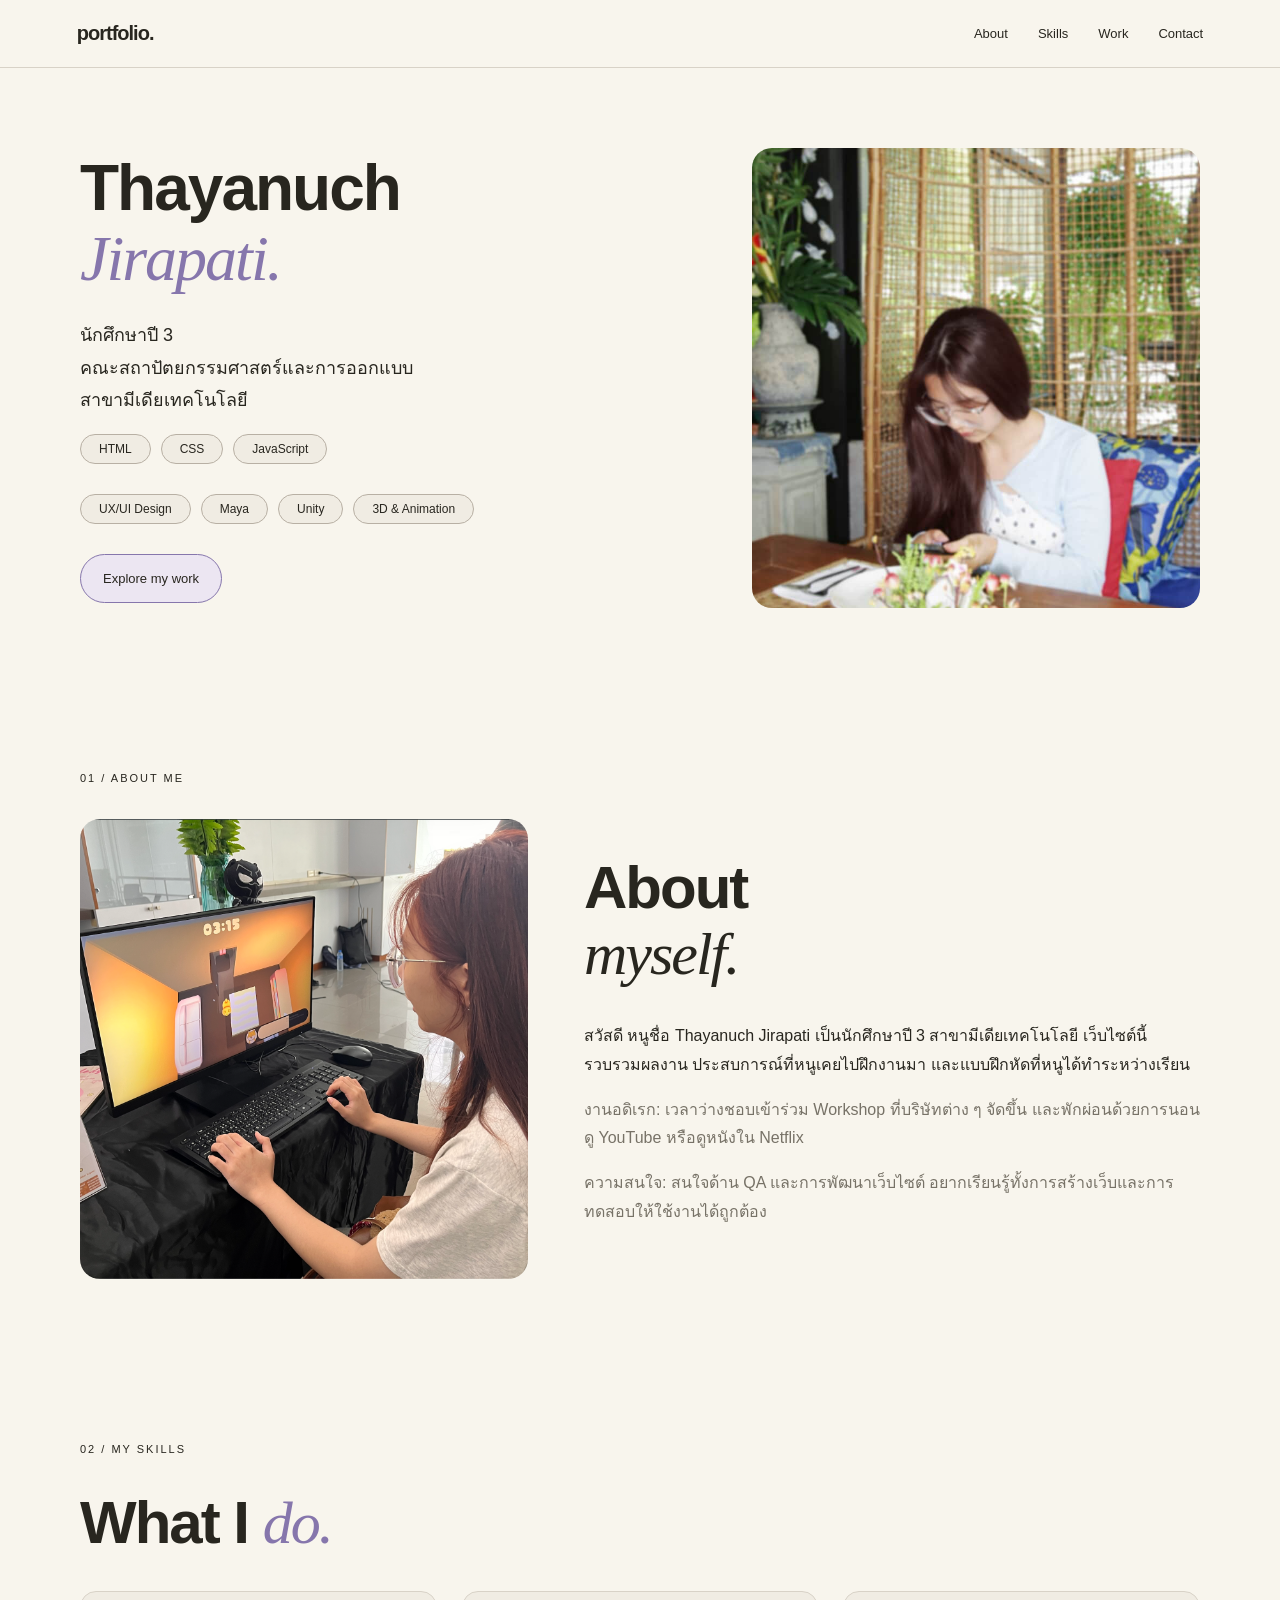
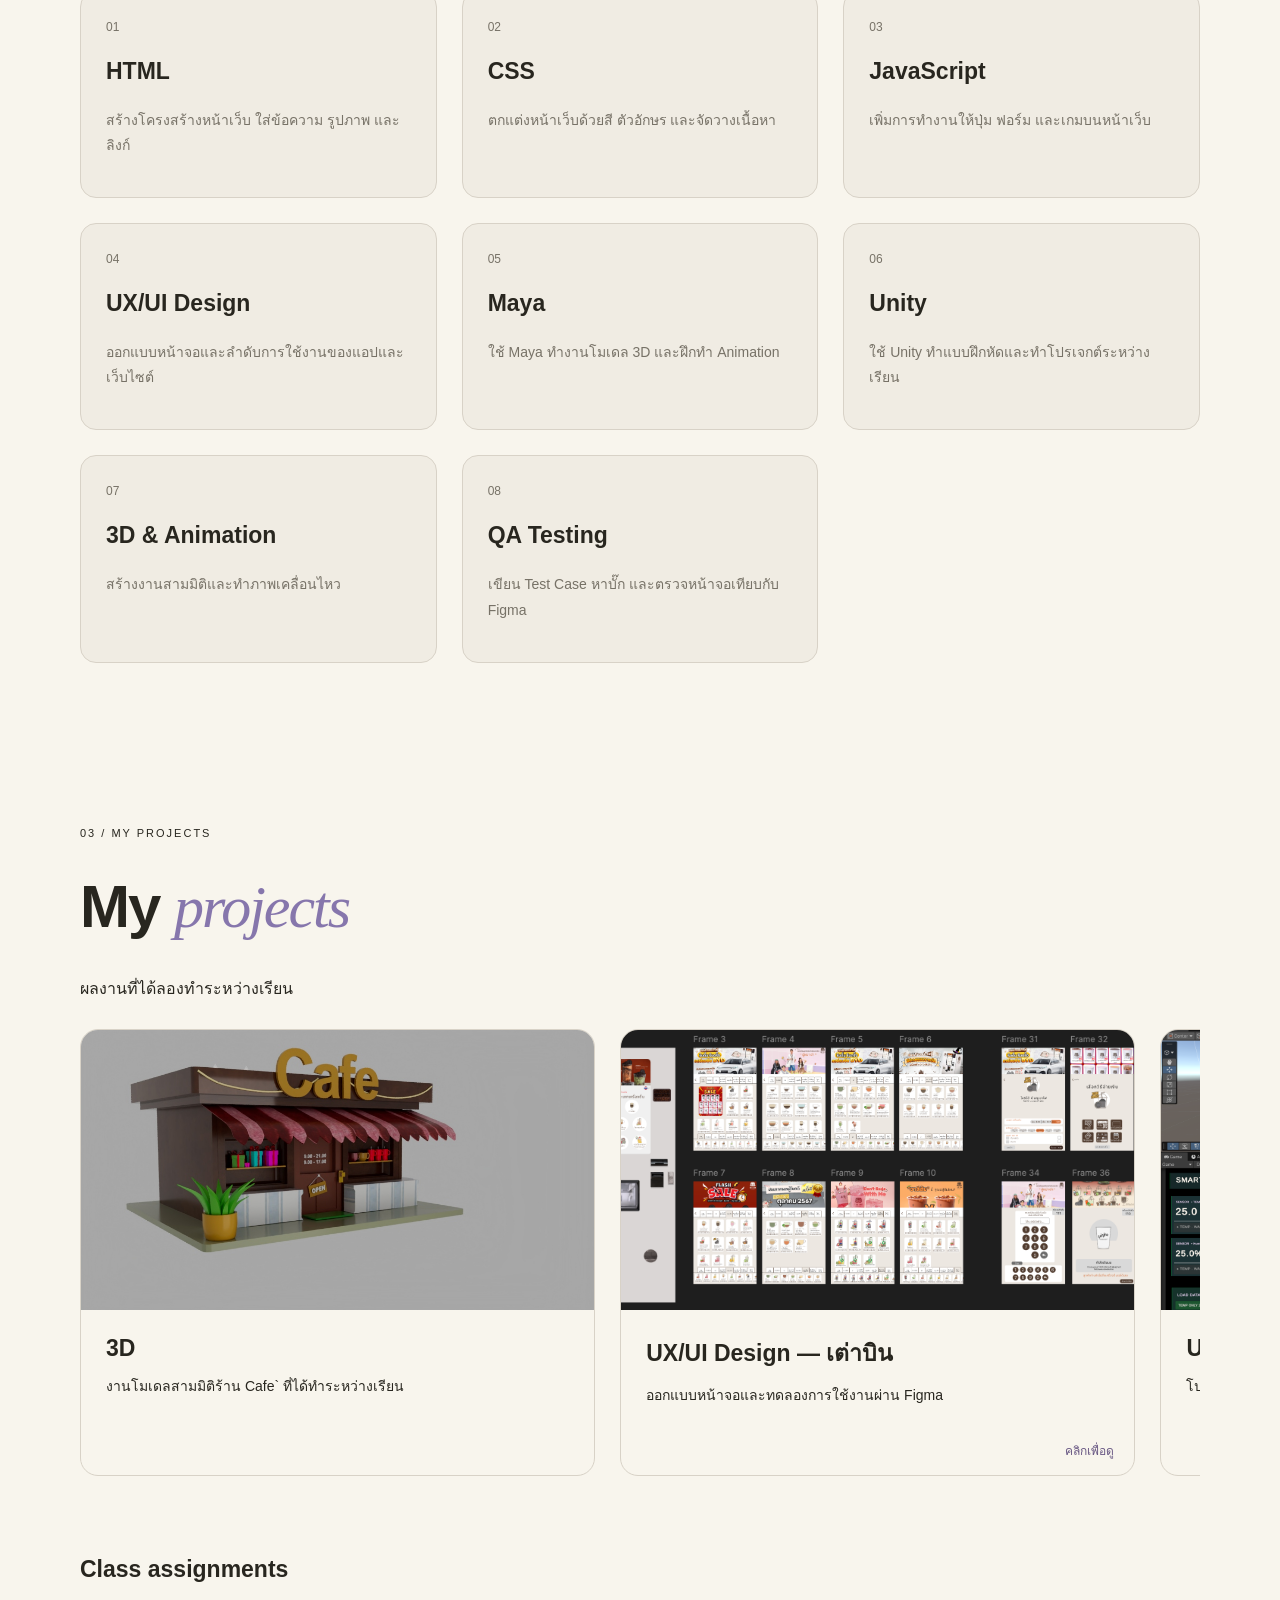
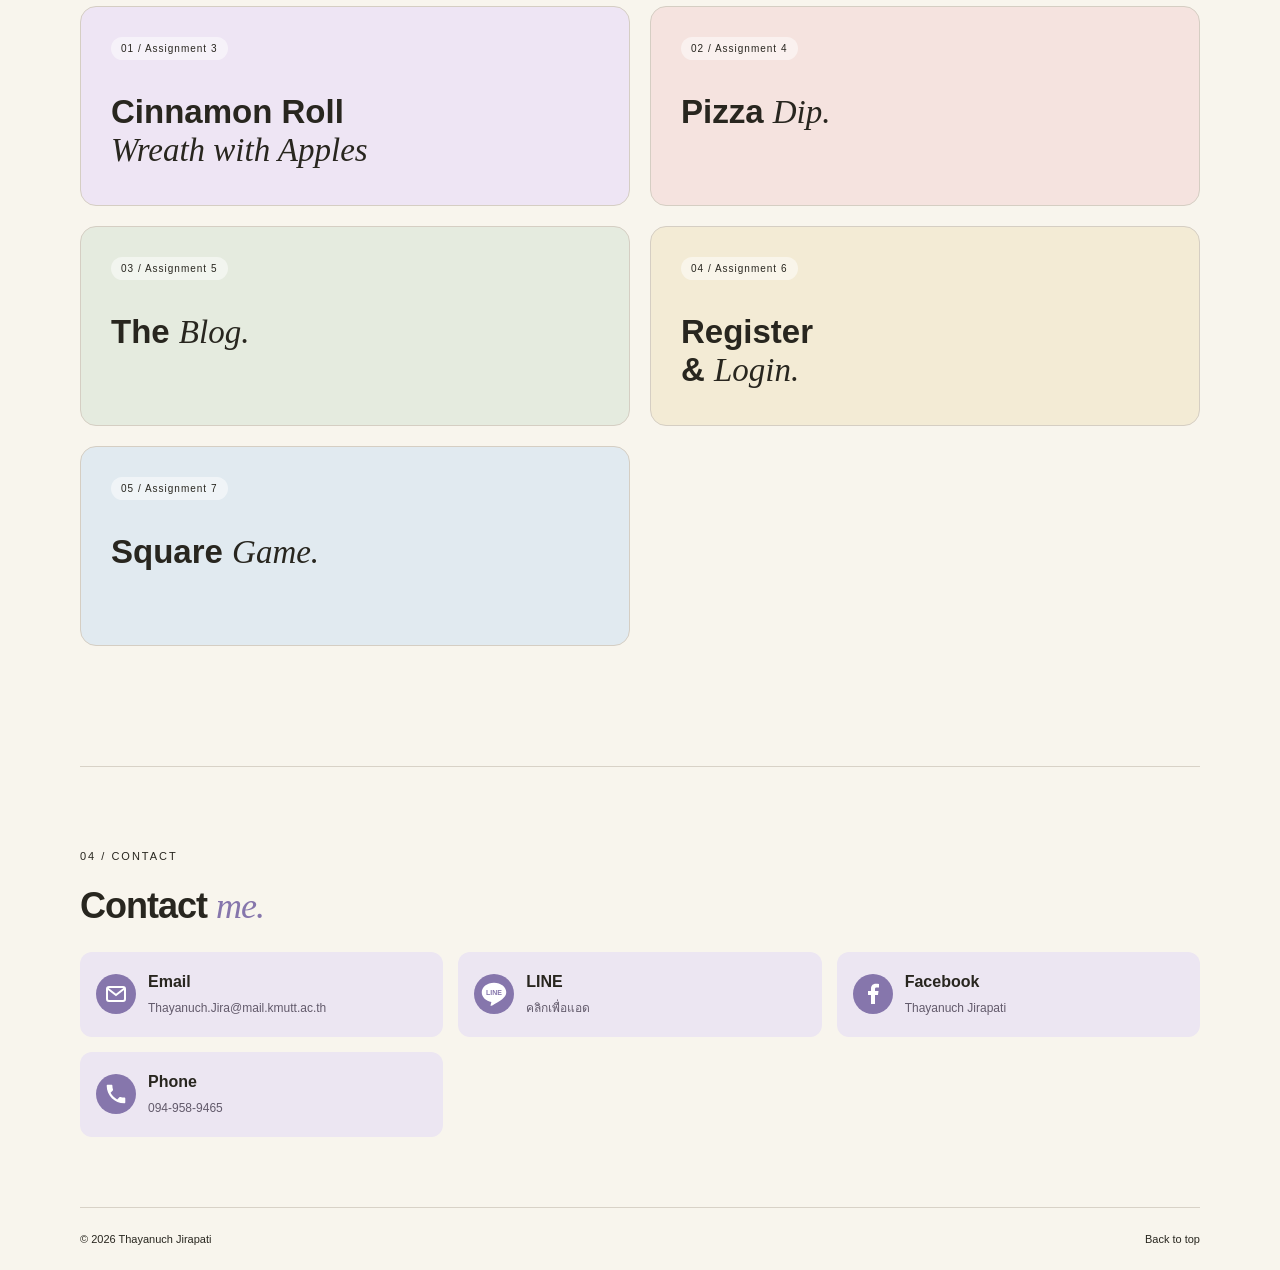
<file: index.html>
<!DOCTYPE html>
<html lang="th">

<head>
    <meta charset="utf-8">
    <meta name="viewport" content="width=device-width, initial-scale=1">
    <title>Thayanuch Jirapati — Portfolio</title>
    <link rel="stylesheet" href="assets/style.css">
    <script src="assets/script.js" defer></script>
</head>

<body>
    <!-- ส่วนเมนูด้านบน -->
    <header class="nav">
        <a class="logo" href="index.html">portfolio.</a>

        <button class="menu-toggle" aria-controls="menu" aria-expanded="false">
            Menu +
        </button>

        <nav id="menu" aria-label="Main navigation">
            <a href="#about">About</a>
            <a href="#skills">Skills</a>
            <a href="#work">Work</a>
            <a href="#contact">Contact</a>
        </nav>
    </header>

    <main>
        <!-- ส่วนแนะนำตัว -->
        <section class="simple-home wrap" id="home">
            <div class="intro-text">
                <h1>
                    Thayanuch<br>
                    <em>Jirapati.</em>
                </h1>

                <p class="intro-detail">
                    นักศึกษาปี 3<br>
                    คณะสถาปัตยกรรมศาสตร์และการออกแบบ<br>
                    สาขามีเดียเทคโนโลยี
                </p>

                <div class="intro-tags">
                    <span>HTML</span>
                    <span>CSS</span>
                    <span>JavaScript</span>
                </div>

                <div class="intro-tags">
                    <span>UX/UI Design</span>
                    <span>Maya</span>
                    <span>Unity</span>
                    <span>3D &amp; Animation</span>
                </div>

                <a class="button" href="#work">Explore my work</a>
            </div>

            <div class="intro-picture">
                <img src="assets/IMG 21.JPG" alt="Thayanuch Jirapati">
            </div>
        </section>

        <!-- ส่วนเกี่ยวกับเรา -->
        <section class="wrap" id="about">
            <p class="eyebrow">01 / ABOUT ME</p>

            <div class="simple-home">
                <div class="intro-picture">
                    <img src="assets/IMG_62.JPG" alt="Thayanuch ขณะทำกิจกรรม">
                </div>

                <div class="intro-text">
                    <h2>About<br><em>myself.</em></h2>

                    <p>
                        สวัสดี หนูชื่อ Thayanuch Jirapati
                        เป็นนักศึกษาปี 3 สาขามีเดียเทคโนโลยี
                        เว็บไซต์นี้รวบรวมผลงาน ประสบการณ์ที่หนูเคยไปฝึกงานมา
                        และแบบฝึกหัดที่หนูได้ทำระหว่างเรียน
                    </p>

                    <p class="muted">
                        งานอดิเรก: เวลาว่างชอบเข้าร่วม Workshop ที่บริษัทต่าง ๆ จัดขึ้น
                        และพักผ่อนด้วยการนอน ดู YouTube หรือดูหนังใน Netflix
                    </p>

                    <p class="muted">
                        ความสนใจ: สนใจด้าน QA และการพัฒนาเว็บไซต์
                        อยากเรียนรู้ทั้งการสร้างเว็บและการทดสอบให้ใช้งานได้ถูกต้อง
                    </p>
                </div>
            </div>
        </section>

        <!-- ส่วนทักษะ -->
        <section class="wrap reveal" id="skills">
            <p class="eyebrow">02 / MY SKILLS</p>
            <h2>What I <em>do.</em></h2>

            <div class="skills">
                <article>
                    <span>01</span>
                    <h3>HTML</h3>
                    <p>สร้างโครงสร้างหน้าเว็บ ใส่ข้อความ รูปภาพ และลิงก์</p>
                </article>

                <article>
                    <span>02</span>
                    <h3>CSS</h3>
                    <p>ตกแต่งหน้าเว็บด้วยสี ตัวอักษร และจัดวางเนื้อหา</p>
                </article>

                <article>
                    <span>03</span>
                    <h3>JavaScript</h3>
                    <p>เพิ่มการทำงานให้ปุ่ม ฟอร์ม และเกมบนหน้าเว็บ</p>
                </article>

                <article>
                    <span>04</span>
                    <h3>UX/UI Design</h3>
                    <p>ออกแบบหน้าจอและลำดับการใช้งานของแอปและเว็บไซต์</p>
                </article>

                <article>
                    <span>05</span>
                    <h3>Maya</h3>
                    <p>ใช้ Maya ทำงานโมเดล 3D และฝึกทำ Animation</p>
                </article>

                <article>
                    <span>06</span>
                    <h3>Unity</h3>
                    <p>ใช้ Unity ทำแบบฝึกหัดและทำโปรเจกต์ระหว่างเรียน</p>
                </article>

                <article>
                    <span>07</span>
                    <h3>3D &amp; Animation</h3>
                    <p>สร้างงานสามมิติและทำภาพเคลื่อนไหว</p>
                </article>

                <article>
                    <span>08</span>
                    <h3>QA Testing</h3>
                    <p>เขียน Test Case หาบั๊ก และตรวจหน้าจอเทียบกับ Figma</p>
                </article>
            </div>
        </section>

        <!-- ส่วนผลงาน -->
        <section class="wrap reveal" id="work">
            <p class="eyebrow">03 / MY PROJECTS</p>
 <h2>My <em>projects</em></h2>

            <p>ผลงานที่ได้ลองทำระหว่างเรียน</p>

            <div class="project-slide">
                <!-- ผลงาน Maya -->
                <a class="project-card">
                    <img src="assets/Final.jpg" alt="ผลงาน Maya">

                    <div class="project-info">
                        <h3>3D</h3>
                        <p>งานโมเดลสามมิติร้าน Cafe` ที่ได้ทำระหว่างเรียน</p>
                    </div>
                </a>

                <!-- ผลงาน Figma -->
                <a class="project-card"
                    href="https://www.figma.com/proto/vJBM2h8BJTfx97b1Kbzgxs/taobin?node-id=6-3&amp;scaling=scale-down&amp;content-scaling=fixed&amp;page-id=0%3A1"
                    target="_blank" rel="noopener noreferrer">

                    <img src="assets/Tao.JPG" alt="งานออกแบบ UX/UI ตู้เต่าบิน">

                    <div class="project-info">
                        <h3>UX/UI Design — เต่าบิน</h3>
                        <p>ออกแบบหน้าจอและทดลองการใช้งานผ่าน Figma</p>
                        <span class="click-note">คลิกเพื่อดู</span>
                    </div>
                </a>

                <!-- ผลงาน Unity -->
                <a class="project-card">
                    <img src="assets/IMG 8.JPG.png" alt="ผลงาน Unity">

                    <div class="project-info">
                        <h3>Unity</h3>
                        <p>โปรเจกต์ที่ได้ลองทำใน Unity</p>
                    </div>
                </a>

                <!-- ผลงาน Animation -->
                <div class="project-card">
                    <img src="assets/Pink.JPG" alt="ผลงาน Animation Final Project">

                    <div class="project-info">
                        <h3>Animation</h3>
                        <p>งาน Final Project ที่ทำตอนจบวิชา</p>
                    </div>
                </div>

                <!-- ผลงาน Hackathon -->
                <div class="project-card">
                    <img src="assets/work.JPG" alt="ผลงานเว็บไซต์ในการแข่งขัน Hackathon">

                    <div class="project-info">
                        <h3>Web Development — Hackathon</h3>
                        <p>ผลงานเว็บไซต์ในการแข่งขัน Hackathon พัฒนาด้วย HTML, CSS และ JavaScript</p>
                    </div>
                </div>

                <!-- ผลงาน LINE Stickers -->
                <div class="project-card">
                    <img src="assets/Line.JPG" alt="ผลงานสติกเกอร์ LINE">

                    <div class="project-info">
                        <h3>LINE Stickers</h3>
                        <p>ออกแบบตัวละครและท่าทางสติกเกอร์ LINE</p>
                    </div>
                </div>
            </div>

            <!-- ส่วนการบ้านที่เคยทำ -->
            <h3 class="assignment-title">Class assignments</h3>

            <div class="assignments">
                <a href="assignments/cinnamon/index.html">
                    <span>01 / Assignment 3</span>
                    <h3>Cinnamon Roll<br><em>Wreath with Apples</em></h3>
                </a>

                <a href="assignments/pizza/index.html">
                    <span>02 / Assignment 4</span>
                    <h3>Pizza <em>Dip.</em></h3>
                </a>

                <a href="assignments/blog/index.html">
                    <span>03 / Assignment 5</span>
                    <h3>The <em>Blog.</em></h3>
                </a>

                <a href="assignments/register/index.html">
                    <span>04 / Assignment 6</span>
                    <h3>Register<br>&amp; <em>Login.</em></h3>
                </a>

                <a href="assignments/square/index.html">
                    <span>05 / Assignment 7</span>
                    <h3>Square <em>Game.</em></h3>
                </a>
            </div>
        </section>

        <!-- ส่วนติดต่อ -->
        <section class="wrap contact" id="contact">
            <p class="eyebrow">04 / CONTACT</p>
            <h2>Contact <em>me.</em></h2>

            <div class="contact-cards">
                <!-- Email -->
                <a class="contact-item" href="mailto:Thayanuch.Jira@mail.kmutt.ac.th">
                    <span class="contact-icon" aria-hidden="true">
                        <svg width="24" height="24" viewBox="0 0 24 24">
                            <rect x="3" y="5" width="18" height="14"
                                rx="2" fill="none" stroke="white" stroke-width="2"></rect>
                            <path d="M3 6 L12 13 L21 6"
                                fill="none" stroke="white" stroke-width="2"></path>
                        </svg>
                    </span>

                    <div class="contact-detail">
                        <h3>Email</h3>
                        <p>Thayanuch.Jira@mail.kmutt.ac.th</p>
                    </div>
                </a>

                <!-- LINE -->
                <a class="contact-item"
                    href="https://line.me/ti/p/y0OFvCHSFA"
                    target="_blank" rel="noopener noreferrer">

                    <span class="contact-icon" aria-hidden="true">
                        <svg width="28" height="28" viewBox="0 0 32 32">
                            <path d="M16 3 C8 3 2 8 2 14
                                C2 20 7 24 13 25
                                L12 29 Q12 30 14 29
                                C23 24 30 20 30 14
                                C30 8 24 3 16 3 Z"
                                fill="white"></path>
                            <text x="16" y="17" text-anchor="middle"
                                fill="#8676ac" font-family="Arial, sans-serif"
                                font-size="8" font-weight="bold">LINE</text>
                        </svg>
                    </span>

                    <div class="contact-detail">
                        <h3>LINE</h3>
                        <p>คลิกเพื่อแอด</p>
                    </div>
                </a>

                <!-- Facebook -->
                <a class="contact-item"
                    href="https://www.facebook.com/share/1ByPbmpZMW/?mibextid=wwXIfr"
                    target="_blank" rel="noopener noreferrer">

                    <span class="contact-icon" aria-hidden="true">
                        <svg width="24" height="24" viewBox="0 0 24 24">
                            <path d="M14 22 V13 H17 L17.5 9 H14 V7
                                C14 6 14.5 5.5 15.5 5.5 H18 V2
                                C17 1.8 16 1.8 15 1.8
                                C11.5 1.8 10 4 10 7 V9 H7 V13 H10 V22 Z"
                                fill="white"></path>
                        </svg>
                    </span>

                    <div class="contact-detail">
                        <h3>Facebook</h3>
                        <p>Thayanuch Jirapati</p>
                    </div>
                </a>

                <!-- เบอร์โทรศัพท์ -->
                <a class="contact-item" href="tel:0949589465">
                    <span class="contact-icon" aria-hidden="true">
                        <svg width="24" height="24" viewBox="0 0 24 24">
                            <path d="M6.6 10.8
                                C8 13.6 10.4 16 13.2 17.4
                                L15.4 15.2
                                C15.7 14.9 16.1 14.8 16.5 15
                                C17.7 15.4 19 15.6 20.3 15.6
                                C20.9 15.6 21.3 16 21.3 16.6
                                V20.3 C21.3 20.9 20.9 21.3 20.3 21.3
                                C10.6 21.3 2.7 13.4 2.7 3.7
                                C2.7 3.1 3.1 2.7 3.7 2.7
                                H7.4 C8 2.7 8.4 3.1 8.4 3.7
                                C8.4 5 8.6 6.3 9 7.5
                                C9.2 7.9 9.1 8.3 8.8 8.6 Z"
                                fill="white"></path>
                        </svg>
                    </span>

                    <div class="contact-detail">
                        <h3>Phone</h3>
                        <p>094-958-9465</p>
                    </div>
                </a>
            </div>
        </section>
    </main>

    <!-- ส่วนท้ายเว็บ -->
    <footer class="wrap">
        <span>© 2026 Thayanuch Jirapati</span>
        <a href="#home">Back to top</a>
    </footer>
</body>

</html>
</file>
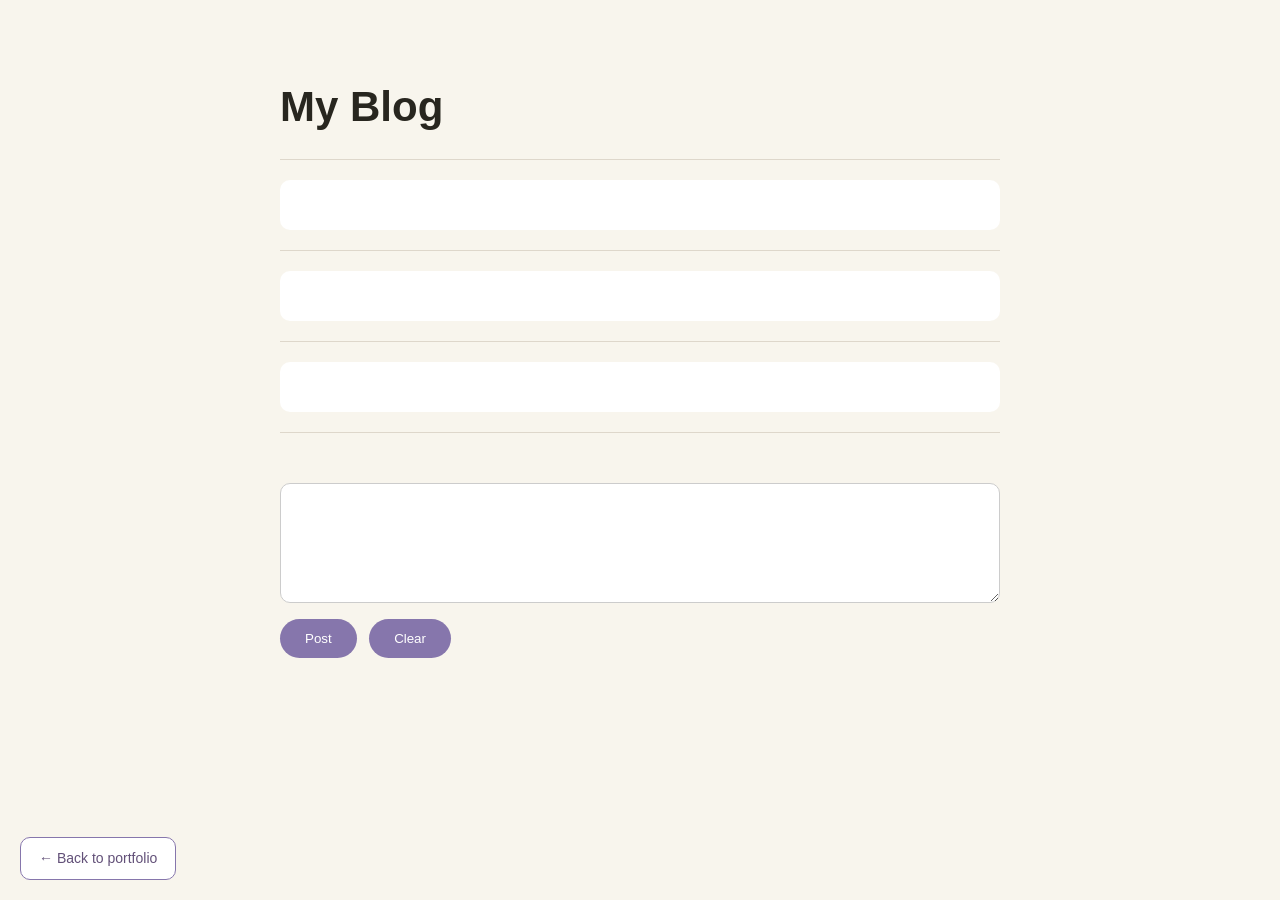
<file: assignments/blog/index.html>
<!DOCTYPE html>
<html lang="th">

<head>
	<meta charset='utf-8'>
	<meta http-equiv='X-UA-Compatible' content='IE=edge'>
	<title>Blogger</title>
	<meta name='viewport' content='width=device-width, initial-scale=1'>
	<link rel='stylesheet' type='text/css' media='screen' href='main.css'>
	<script src='main.js' defer></script>
<link rel="stylesheet" href="../assignment-fixes.css"></head>

<body><a class="portfolio-back" href="../../index.html#work">← Back to portfolio</a>
	<h1 id="top"></h1>
	<hr>
	<div id="topic"></div>
	<hr>
	<div id="reply1"></div>
	<hr>
	<div id="reply2"></div>
	<hr>
	<br><textarea name="message" id="message"></textarea>
	<br />
	<button type="button" id="postButton">Post</button>
	<button type="button" id="clearButton">Clear</button>

</body>

</html>
</file>
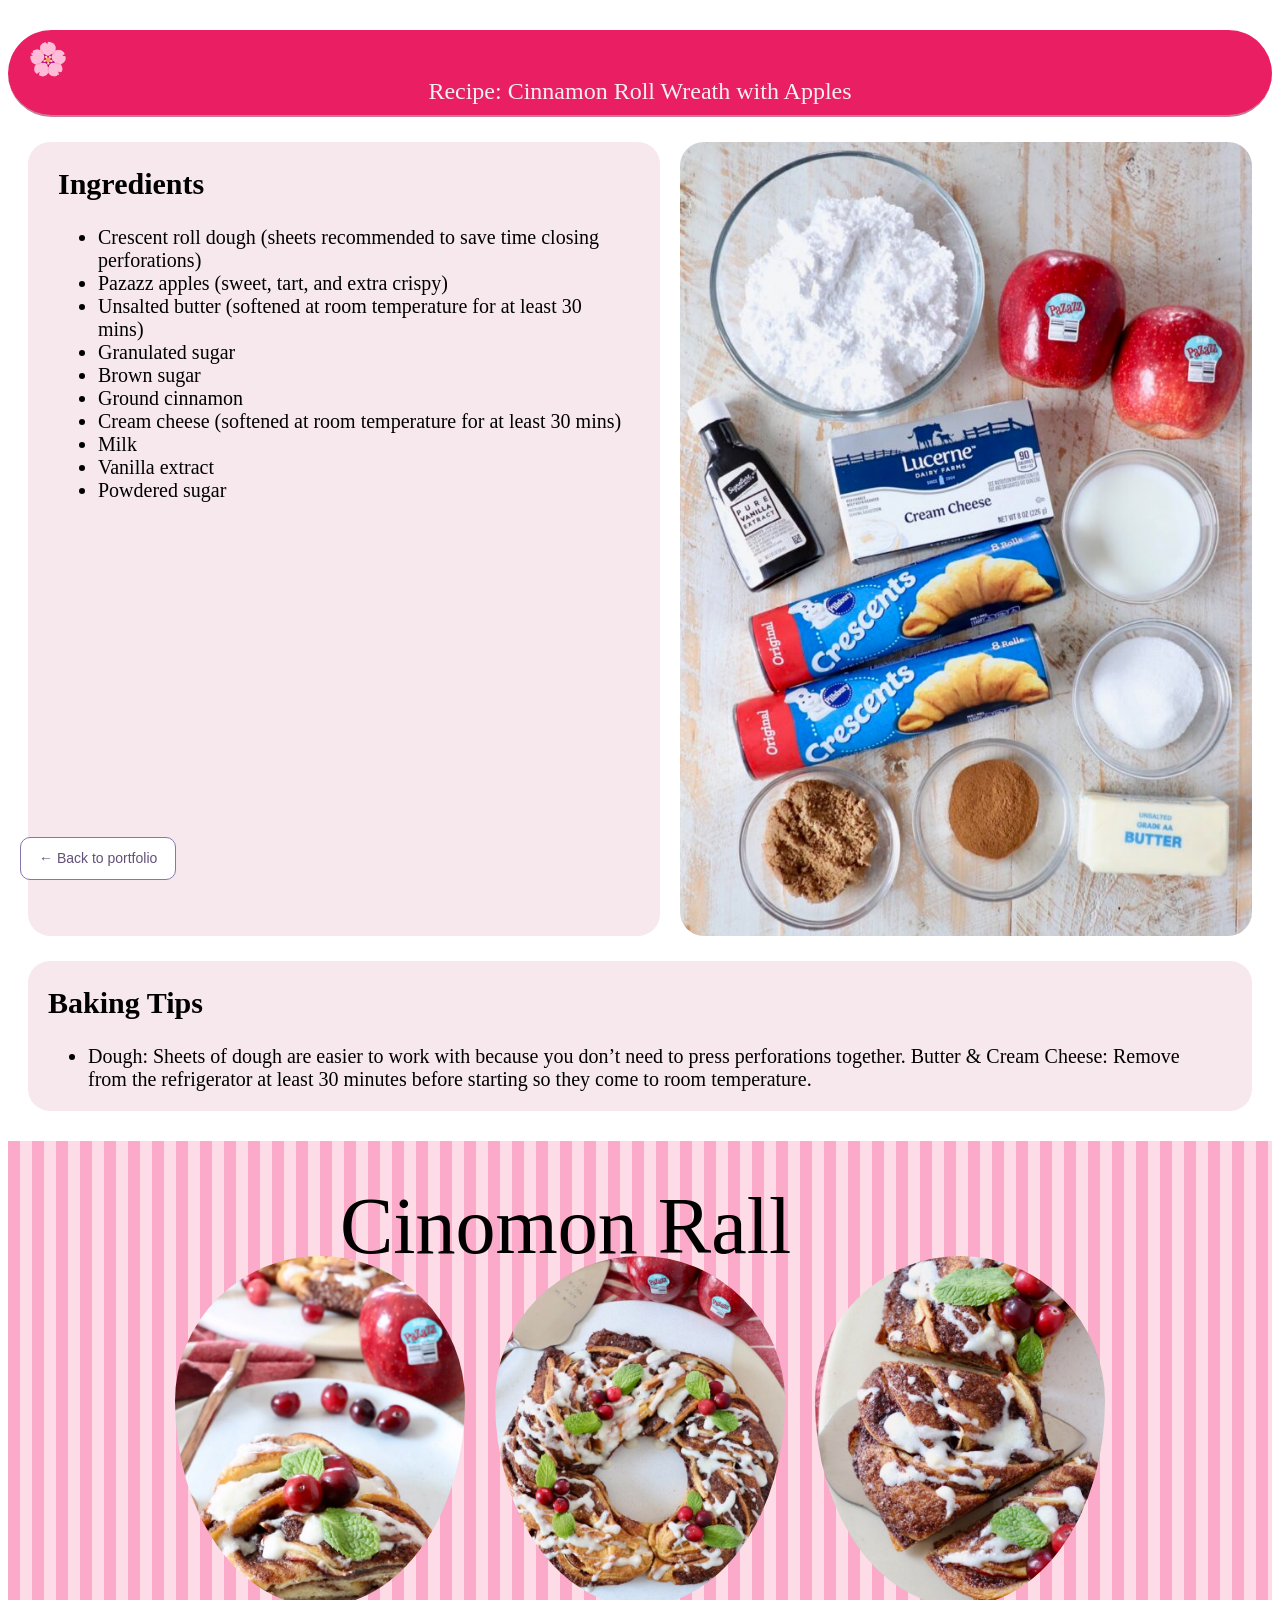
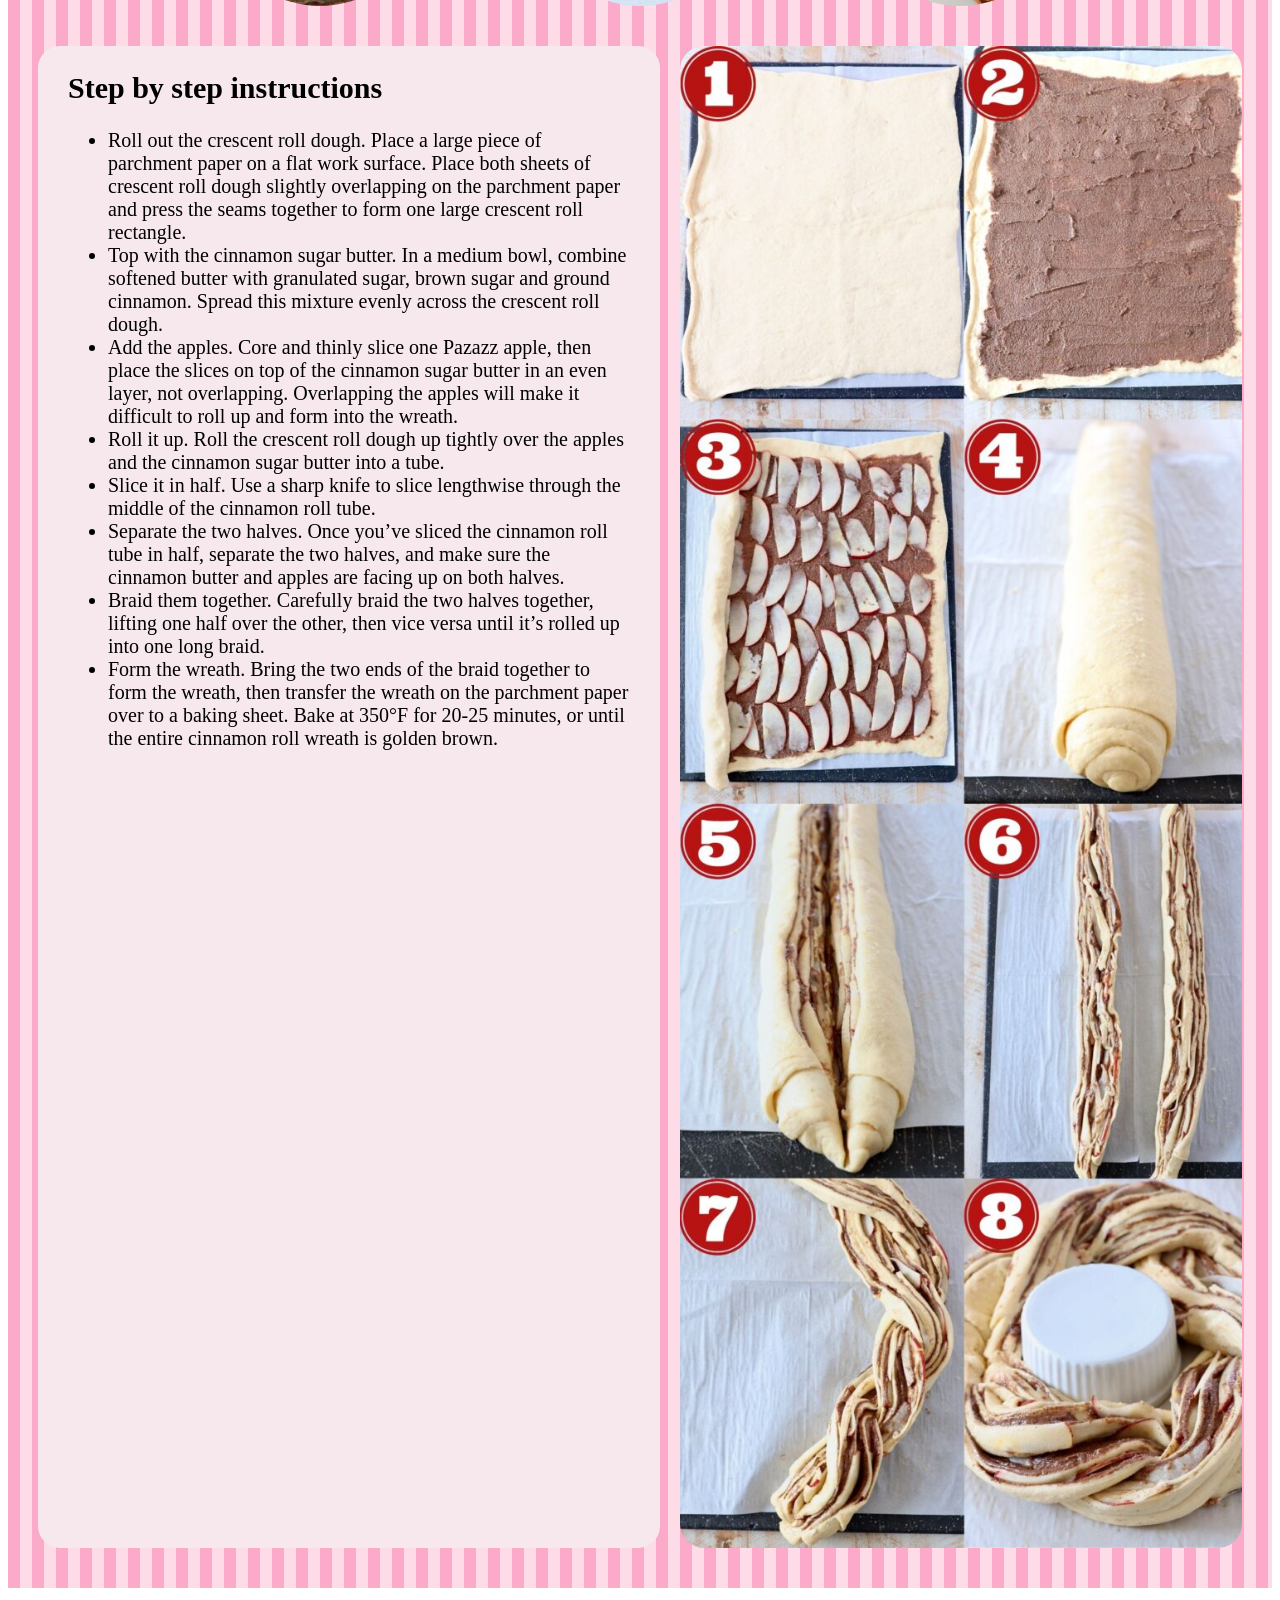
<file: assignments/cinnamon/index.html>
<!DOCTYPE html>
<html lang="en">

<head>
    <meta charset="UTF-8">
    <meta name="viewport" content="width=device-width, initial-scale=1.0">
    <title>Document</title>
    <link rel="stylesheet" href="Assignment_3.css">
<link rel="stylesheet" href="../assignment-fixes.css"></head>

<body><a class="portfolio-back" href="../../index.html#work">← Back to portfolio</a>
    <!-- ส่วนบ่น -->
    <div class="nav-bar">
        <div class="logo">🌸</div>
        <div class="test">
            <div class="h1">Recipe: Cinnamon Roll Wreath with Apples</div>
        </div>
        <div></div>
    </div>

    <!-- ส่วนกลาง -->
    <div class="box-big">

        <!-- กล่องซ้าย -->
        <div class="box-left">
            <h2>Ingredients</h2>
            <ul>
                <li>Crescent roll dough (sheets recommended to save time closing perforations)</li>
                <li>Pazazz apples (sweet, tart, and extra crispy)</li>
                <li>Unsalted butter (softened at room temperature for at least 30 mins)</li>
                <li>Granulated sugar</li>
                <li>Brown sugar</li>
                <li>Ground cinnamon</li>
                <li>Cream cheese (softened at room temperature for at least 30 mins)</li>
                <li>Milk</li>
                <li>Vanilla extract</li>
                <li>Powdered sugar</li>
            </ul>
        </div>

        <!-- กล่องขวา -->
        <div class="box-light">
            <img src="pic/cinnamon-1.jpeg" alt="Ingredients" id="img">
        </div>
    </div>

    <!-- ส่วนล่าง -->
    <div class="box-big">

        <!-- กล่องซ้าย -->
        <div class="box-left1">
            <h2>Baking Tips</h2>
            <ul>
                <li>Dough: Sheets of dough are easier to work with because you don’t need to press perforations
                    together.
                    Butter & Cream Cheese: Remove from the refrigerator at least 30 minutes before starting so they come
                    to room temperature.
                </li>
            </ul>
        </div>
    </div>

    <!--Background-->
    <div class="Bg-card">
        <div class="original-inline-1">
            <img src="pic/cinnamon-3.jpeg" alt="Prep Steps" id="ci">
            <img src="pic/cinnamon-5.jpeg" alt="Prep Steps" id="ci">
            <img src="pic/cinnamon-4.jpeg" alt="Prep Steps" id="ci">
            <div class="original-inline-2 h3">Cinomon Rall</div>
        </div>
        <!-- ส่วนกลาง -->
        <div class="box-big">

            <!-- กล่องซ้าย -->
            <div class="box-left">
                <h2>Step by step instructions</h2>
                <ul>
                    <li>Roll out the crescent roll dough. Place a large piece of parchment paper on a flat work surface.
                        Place both sheets of crescent roll dough slightly overlapping on the parchment paper and press
                        the seams together to form one large crescent roll rectangle.</li>
                    <li>Top with the cinnamon sugar butter. In a medium bowl, combine softened butter with granulated
                        sugar, brown sugar and ground cinnamon. Spread this mixture evenly across the crescent roll
                        dough.</li>
                    <li>Add the apples. Core and thinly slice one Pazazz apple, then place the slices on top of the
                        cinnamon sugar butter in an even layer, not overlapping. Overlapping the apples will make it
                        difficult to roll up and form into the wreath.</li>
                    <li>Roll it up. Roll the crescent roll dough up tightly over the apples and the cinnamon sugar
                        butter into a tube.</li>
                    <li>Slice it in half. Use a sharp knife to slice lengthwise through the middle of the cinnamon roll
                        tube.</li>
                    <li>Separate the two halves. Once you’ve sliced the cinnamon roll tube in half, separate the two
                        halves, and make sure the cinnamon butter and apples are facing up on both halves.</li>
                    <li>Braid them together. Carefully braid the two halves together, lifting one half over the other,
                        then vice versa until it’s rolled up into one long braid.</li>
                    <li>Form the wreath. Bring the two ends of the braid together to form the wreath, then transfer the
                        wreath on the parchment paper over to a baking sheet. Bake at 350°F for 20-25 minutes, or until
                        the entire cinnamon roll wreath is golden brown.</li>

                </ul>
            </div>

            <!-- กล่องขวา -->
            <div class="box-light">
                <img src="pic/cinnamon-2.jpeg" alt="Ingredients" id="img">
            </div>
        </div>

    </div>
</body>

</html>
</file>
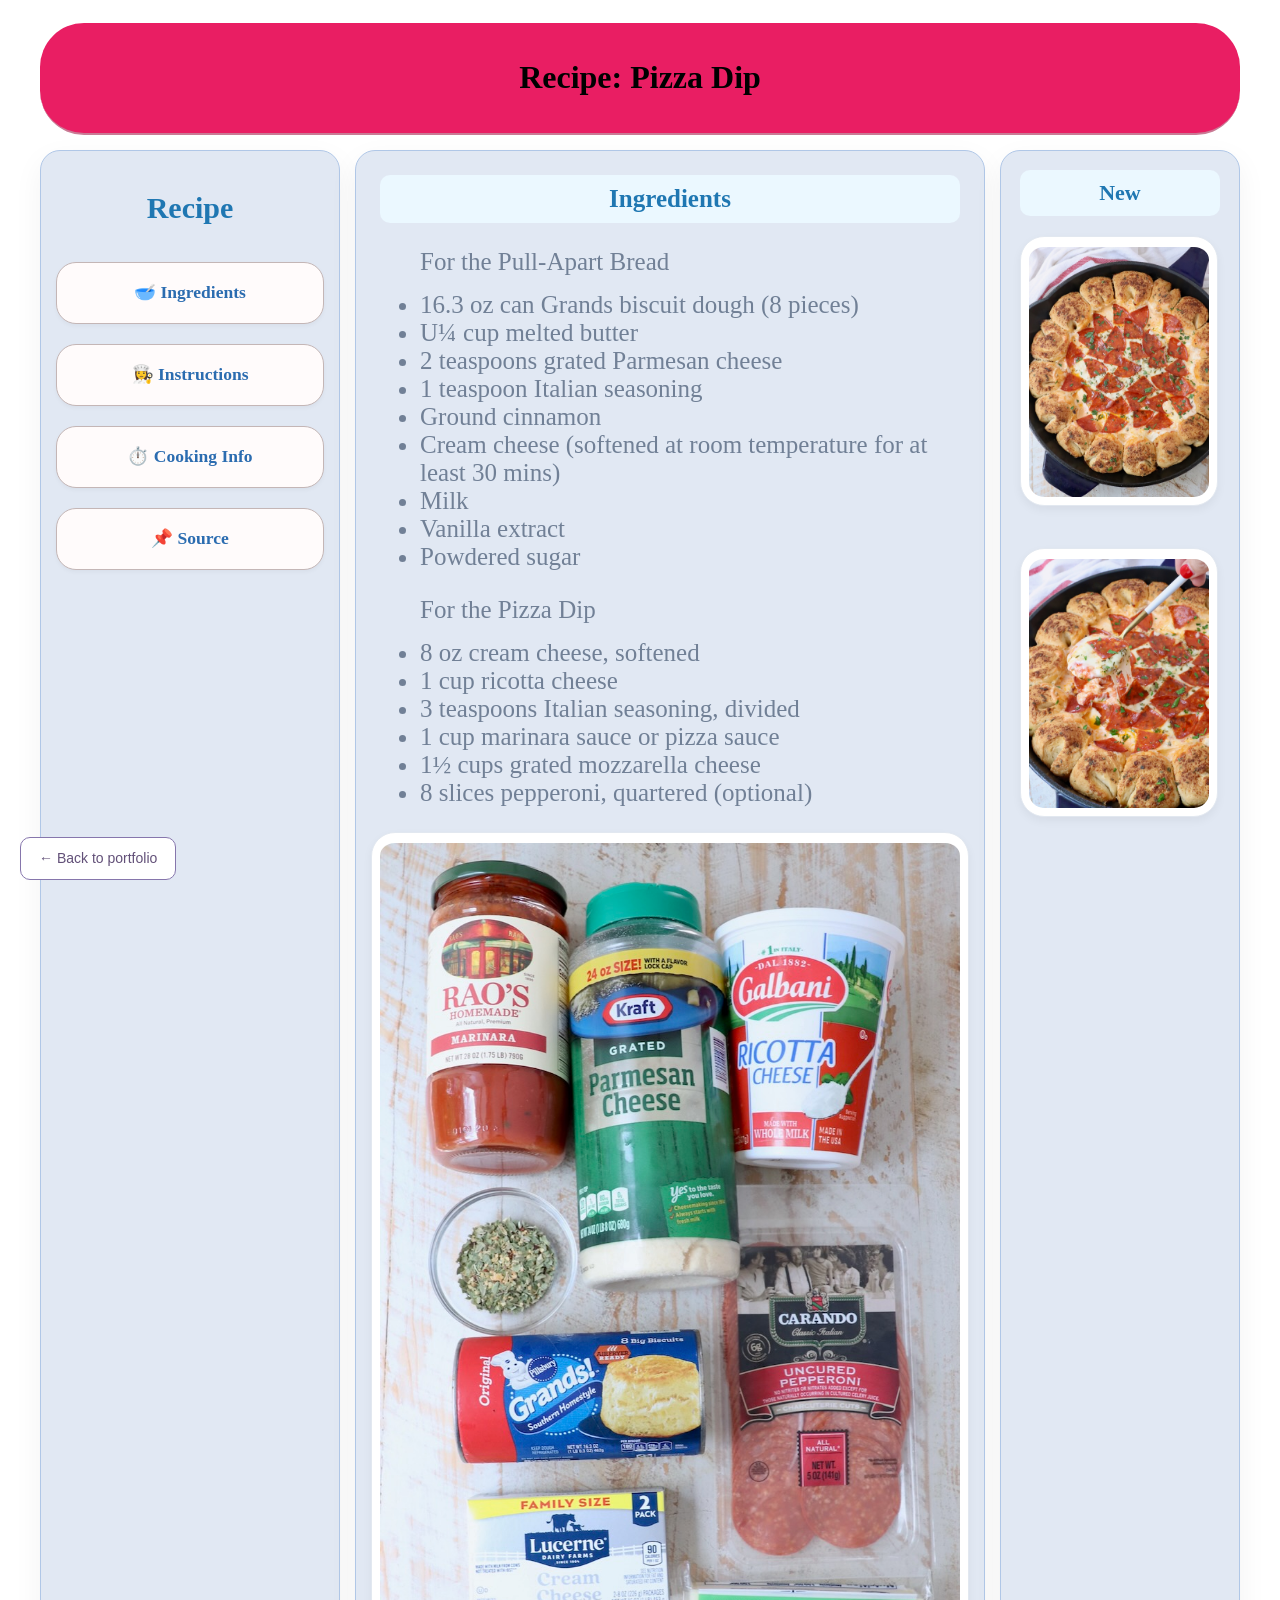
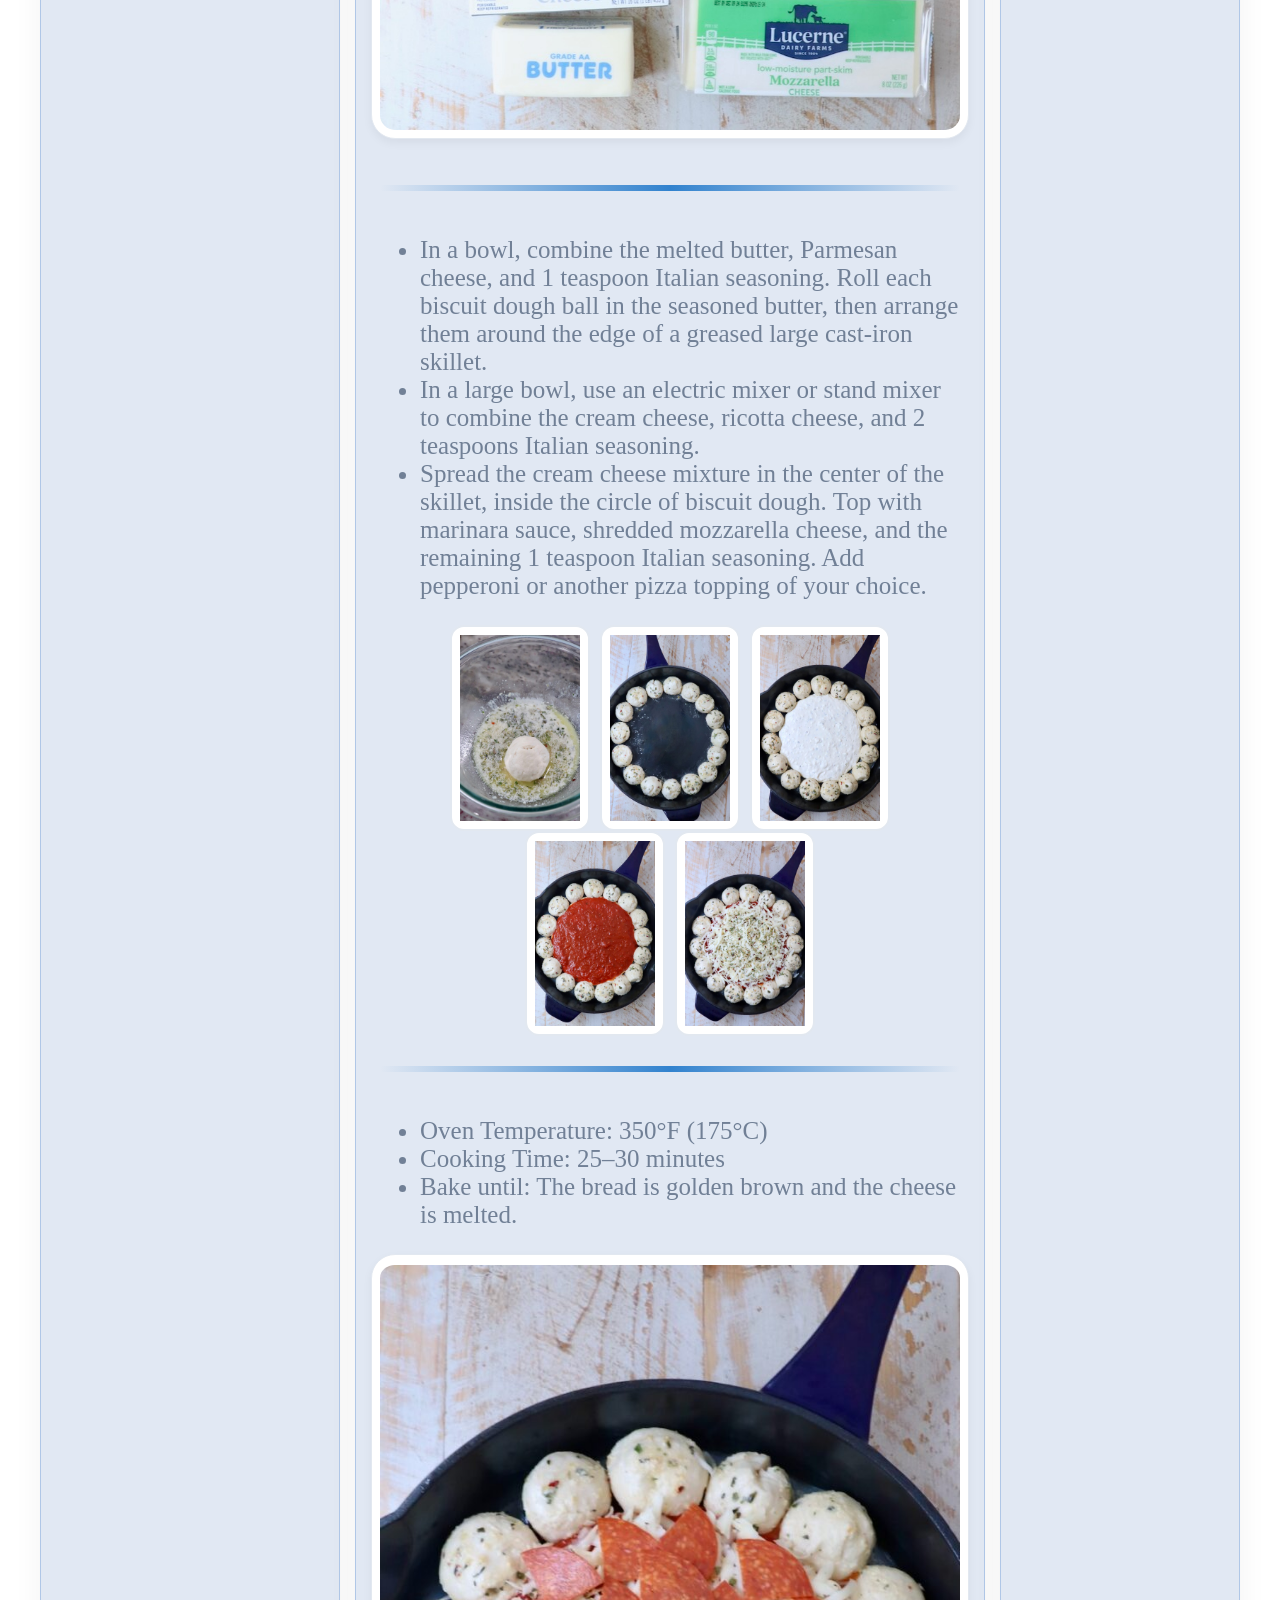
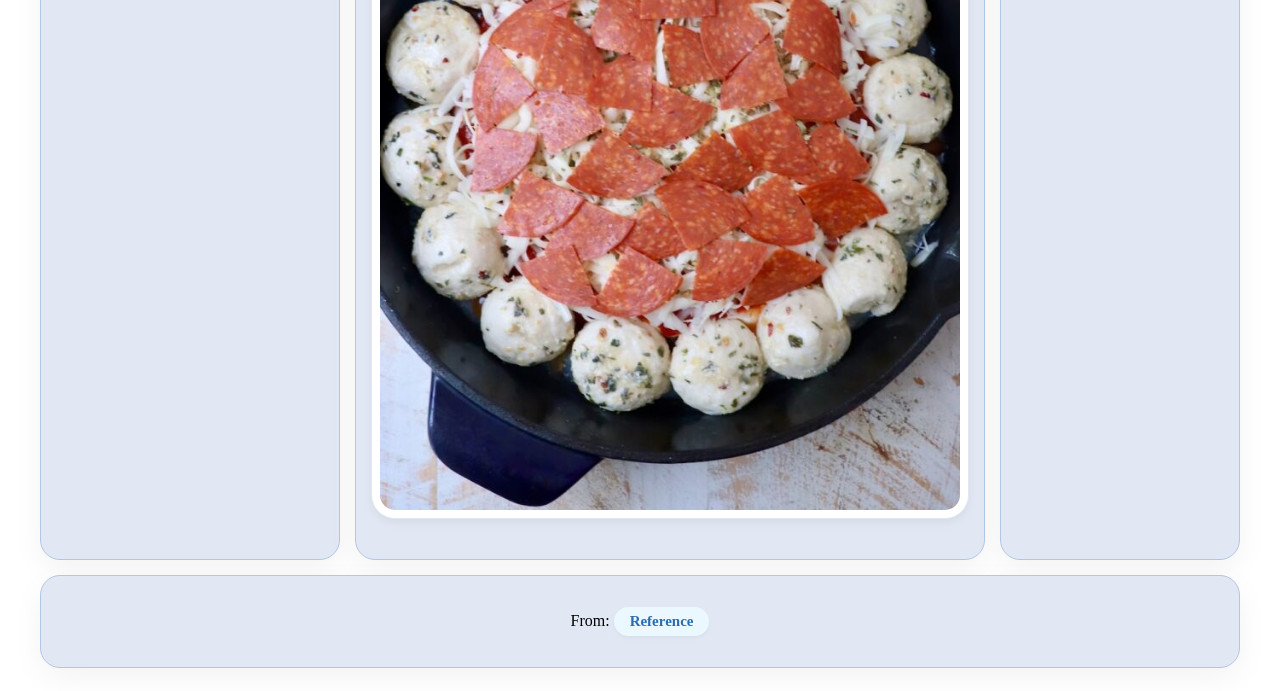
<file: assignments/pizza/index.html>
<!DOCTYPE html>
<html>

<head>
    <meta charset='utf-8'>
    <meta http-equiv='X-UA-Compatible' content='IE=edge'>
    <title>Pizza Dip Recipe</title>
    <meta name='viewport' content='width=device-width, initial-scale=1'>
    <link rel='stylesheet' type='text/css' media='screen' href='Assignment_4.css'>
<link rel="stylesheet" href="../assignment-fixes.css"></head>

<body><a class="portfolio-back" href="../../index.html#work">← Back to portfolio</a>
    <div class="grid-container">
        <!-- ส่วนหัวเว็บ -->
        <div id="header">
            <h1>Recipe: Pizza Dip</h1>
        </div>

        <!-- ส่วนวัตถุดิบ -->
        <div id="menu" class="grid-crad">
            <div class="menu-title">
                <h2>Recipe</h2>
            </div>
            <a class="navigation" href="#ingredient">
                <h3>🥣 Ingredients</h3>
            </a>
            <a class="navigation" href="#instruction">
                <h3>👩‍🍳 Instructions</h3>
            </a>
            <a class="navigation" href="#cooking-info">
                <h3>⏱️ Cooking Info</h3>
            </a>
            <a class="navigation" href="#footer">
                <h3>📌 Source</h3>
            </a>
        </div>

        <!-- ส่วนขั้นตอนการทำ -->
        <div id="main2">
            <div class="menu-title2">
                <div>Ingredients</div>
            </div>
            <div class="content" id="ingredient">
                <ul>
                    <div class="original-inline-1">For the Pull-Apart Bread</div>
                    <li>16.3 oz can Grands biscuit dough (8 pieces)</li>
                    <li>U¼ cup melted butter</li>
                    <li>2 teaspoons grated Parmesan cheese</li>
                    <li>1 teaspoon Italian seasoning</li>
                    <li>Ground cinnamon</li>
                    <li>Cream cheese (softened at room temperature for at least 30 mins)</li>
                    <li>Milk</li>
                    <li>Vanilla extract</li>
                    <li>Powdered sugar</li>
                </ul>
                <ul>
                    <div class="original-inline-2">For the Pizza Dip</div>
                    <li>8 oz cream cheese, softened</li>
                    <li>1 cup ricotta cheese</li>
                    <li>3 teaspoons Italian seasoning, divided</li>
                    <li>1 cup marinara sauce or pizza sauce</li>
                    <li>1½ cups grated mozzarella cheese</li>
                    <li>8 slices pepperoni, quartered (optional)</li>
                </ul>
                <div class="original-inline-3"><img src="pic2/pizza-dip-1.jpeg" alt="Ingredients"
                        id="img" class="original-inline-4"></div>
            </div>

            <hr>

            <div class="content" id="instruction">
                <ul>
                    <div class="original-inline-5"></div>
                    <li>In a bowl, combine the melted butter, Parmesan cheese, and 1 teaspoon Italian seasoning. Roll
                        each biscuit dough ball in the seasoned butter, then arrange them around the edge of a greased
                        large cast-iron skillet.</li>
                    <li>In a large bowl, use an electric mixer or stand mixer to combine the cream cheese, ricotta
                        cheese, and 2 teaspoons Italian seasoning.</li>
                    <li>Spread the cream cheese mixture in the center of the skillet, inside the circle of biscuit
                        dough. Top with marinara sauce, shredded mozzarella cheese, and the remaining 1 teaspoon Italian
                        seasoning. Add pepperoni or another pizza topping of your choice.</li>
                </ul>
            </div>
            <div class="flex-container">
                <div class="friend-card">
                    <img src="pic2/pizza-dip-2.jpeg" alt="Ingredients" class="test">
                </div>
                <div class="friend-card">
                    <img src="pic2/pizza-dip-3.jpeg" alt="Ingredients" class="test">
                </div>
                <div class="friend-card">
                    <img src="pic2/pizza-dip-4.jpeg" alt="Ingredients" class="test">
                </div>
            </div>
            <div class="flex-container">    
                <div class="friend-card">
                    <img src="pic2/pizza-dip-5.jpeg" alt="Ingredients" class="test">
                </div>
                <div class="friend-card">
                    <img src="pic2/pizza-dip-6.jpeg" alt="Ingredients" class="test">
                </div>
            </div>

            <hr>

            <div class="content" id="cooking-info">
                <ul>
                    <div class="original-inline-6"></div>
                    <li>Oven Temperature: 350°F (175°C)</li>
                    <li>Cooking Time: 25–30 minutes</li>
                    <li>Bake until: The bread is golden brown and the cheese is melted.</li>
                </ul>
                <div class="original-inline-7"><img src="pic2/pizza-dip-7.jpeg" alt="Ingredients"
                        id="img" class="original-inline-8"></div>
            </div>
        </div>

        <!-- ส่วนแถบข้าง (รูปภาพ / ข้อมูลเพิ่มเติม) -->
        <div id="right">
            <div class="menu-title3">
                <div>New</div>
            </div>
            <div class="picture">
                <img src="pic2/pizza-dip-8.jpeg" alt="Ingredients" id="img">
            </div>
            <div class="picture">
                <img src="pic2/pizza-dip-9.jpeg" alt="Ingredients" id="img">
            </div>
        </div>

        <!-- ส่วนท้ายเว็บ -->
        <div id="footer" class="grid-crad" >
            <p>From: <a href="https://whitneybond.com/pizza-dip/" target="_blank">Reference</a></p>
        </div>
    </div>
</body>

</html>
</file>
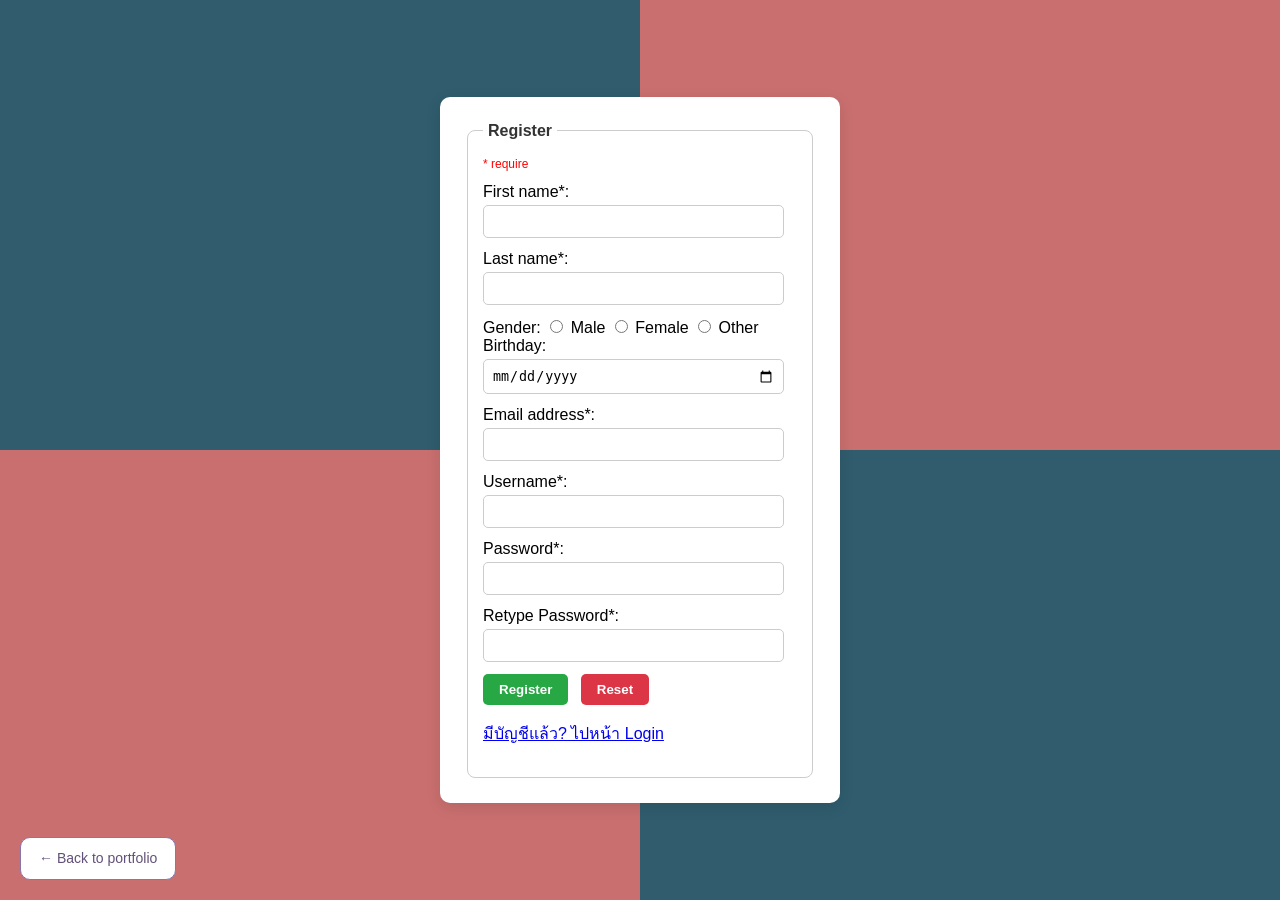
<file: assignments/register/index.html>
<!doctype html><html lang="th"><head><meta charset="utf-8"><meta name="viewport" content="width=device-width, initial-scale=1"><meta http-equiv="refresh" content="0;url=register.html"><title>Register</title></head><body><a href="register.html">เปิดหน้า Register</a></body></html>
</file>
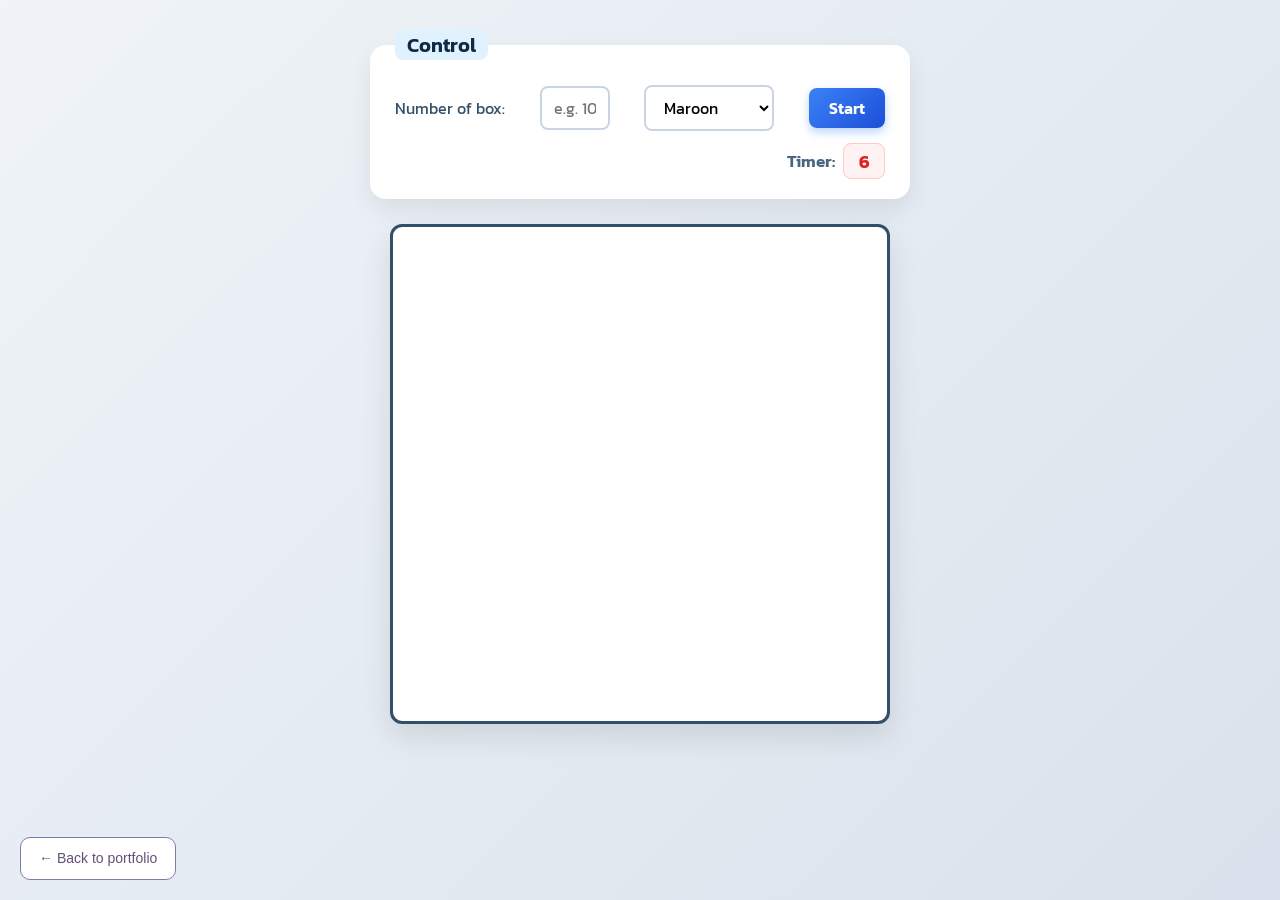
<file: assignments/square/index.html>
<!DOCTYPE html>
<html lang="en">
<head>
    <meta charset="UTF-8">
    <meta name="viewport" content="width=device-width, initial-scale=1.0">

    <title>Square Game</title>

    <link rel="stylesheet" href="game.css">
    <script src="game.js" defer></script>
<link rel="stylesheet" href="../assignment-fixes.css"></head>

<body><a class="portfolio-back" href="../../index.html#work">← Back to portfolio</a>

    <fieldset>
        <legend>Control</legend>

        <label for="numbox">Number of box:</label>

        <input
            type="text"
            name="numbox"
            id="numbox"
            placeholder="e.g. 10"
        >
        <select name="color" id="color">
            <option value="maroon">Maroon</option>
            <option value="lightgreen">Lightgreen</option>
            <option value="magenta">Magenta</option>
        </select>
        <button type="button" id="start">Start</button>

        <div id="timerClock">
            Timer:
            <div id="clock">6</div>
        </div>
    </fieldset>

    <div id="container">
        <div id="layer"></div>
    </div>

</body>
</html>
</file>
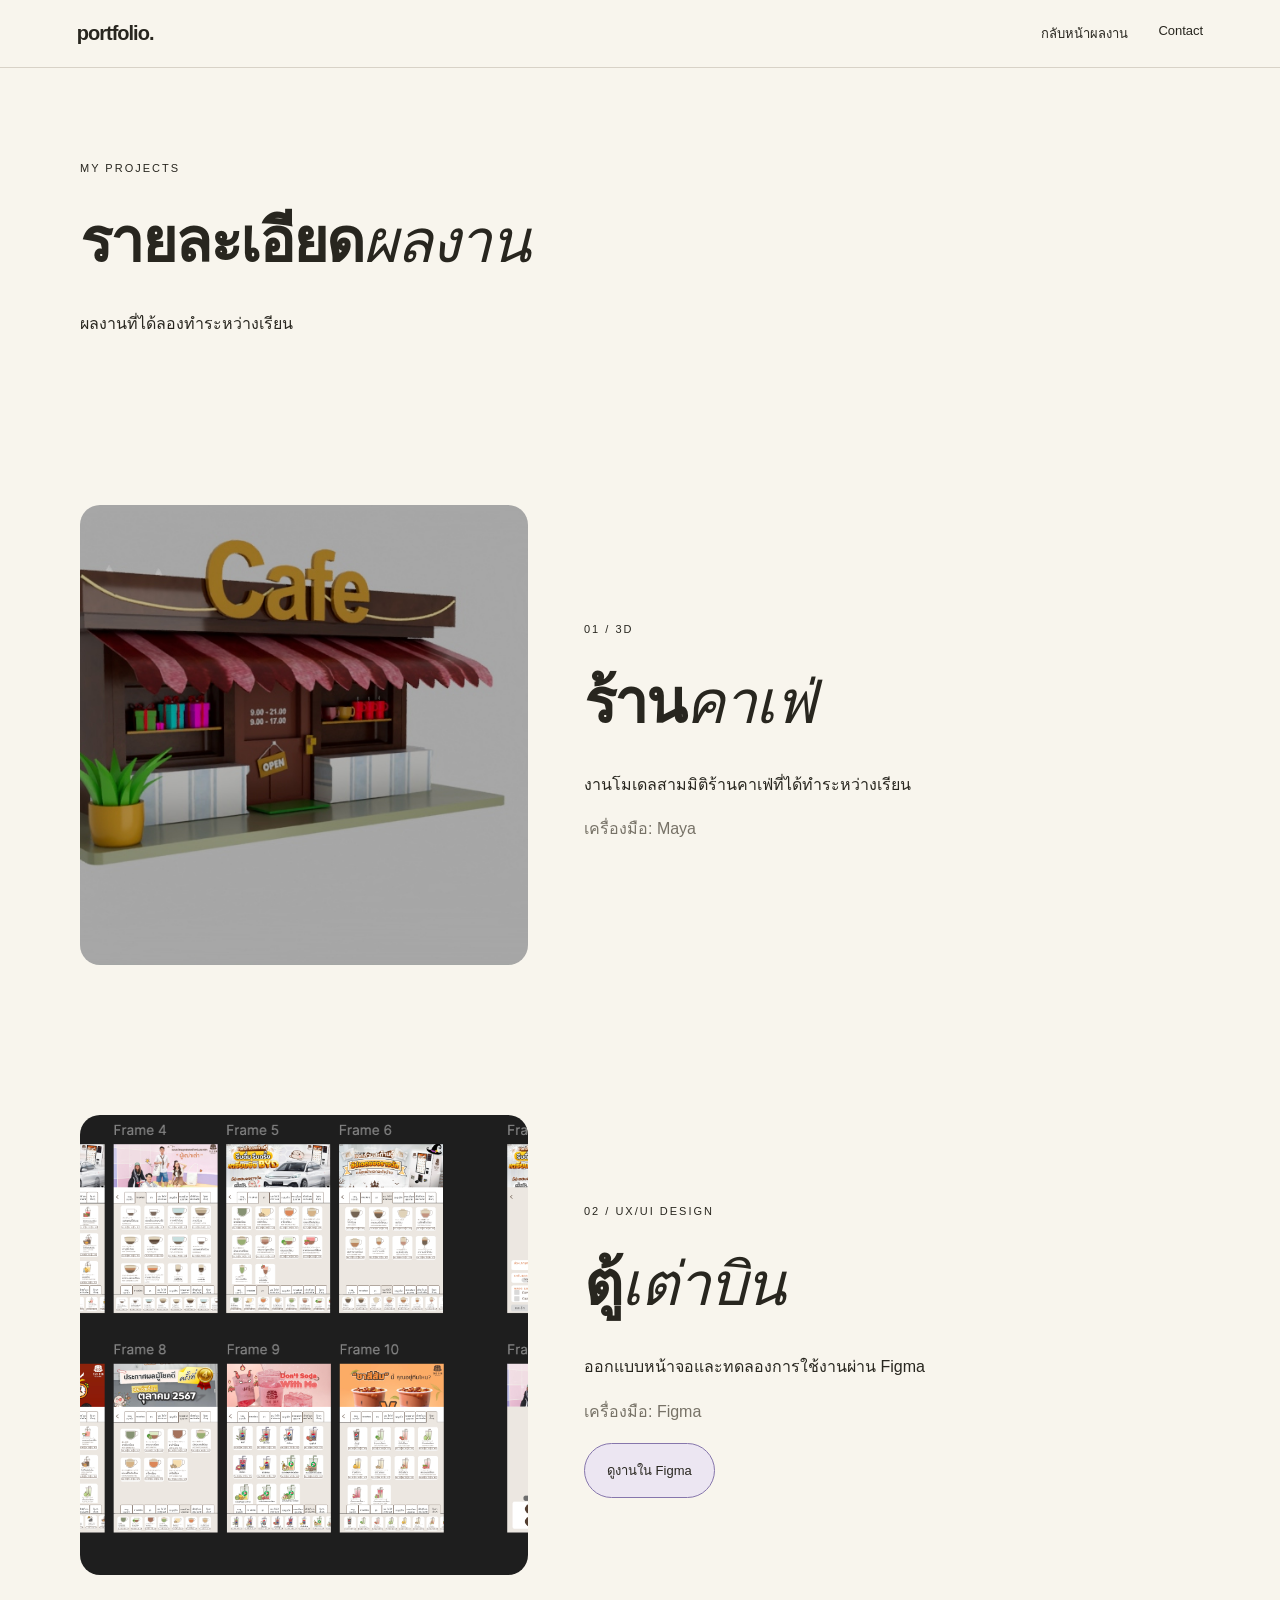
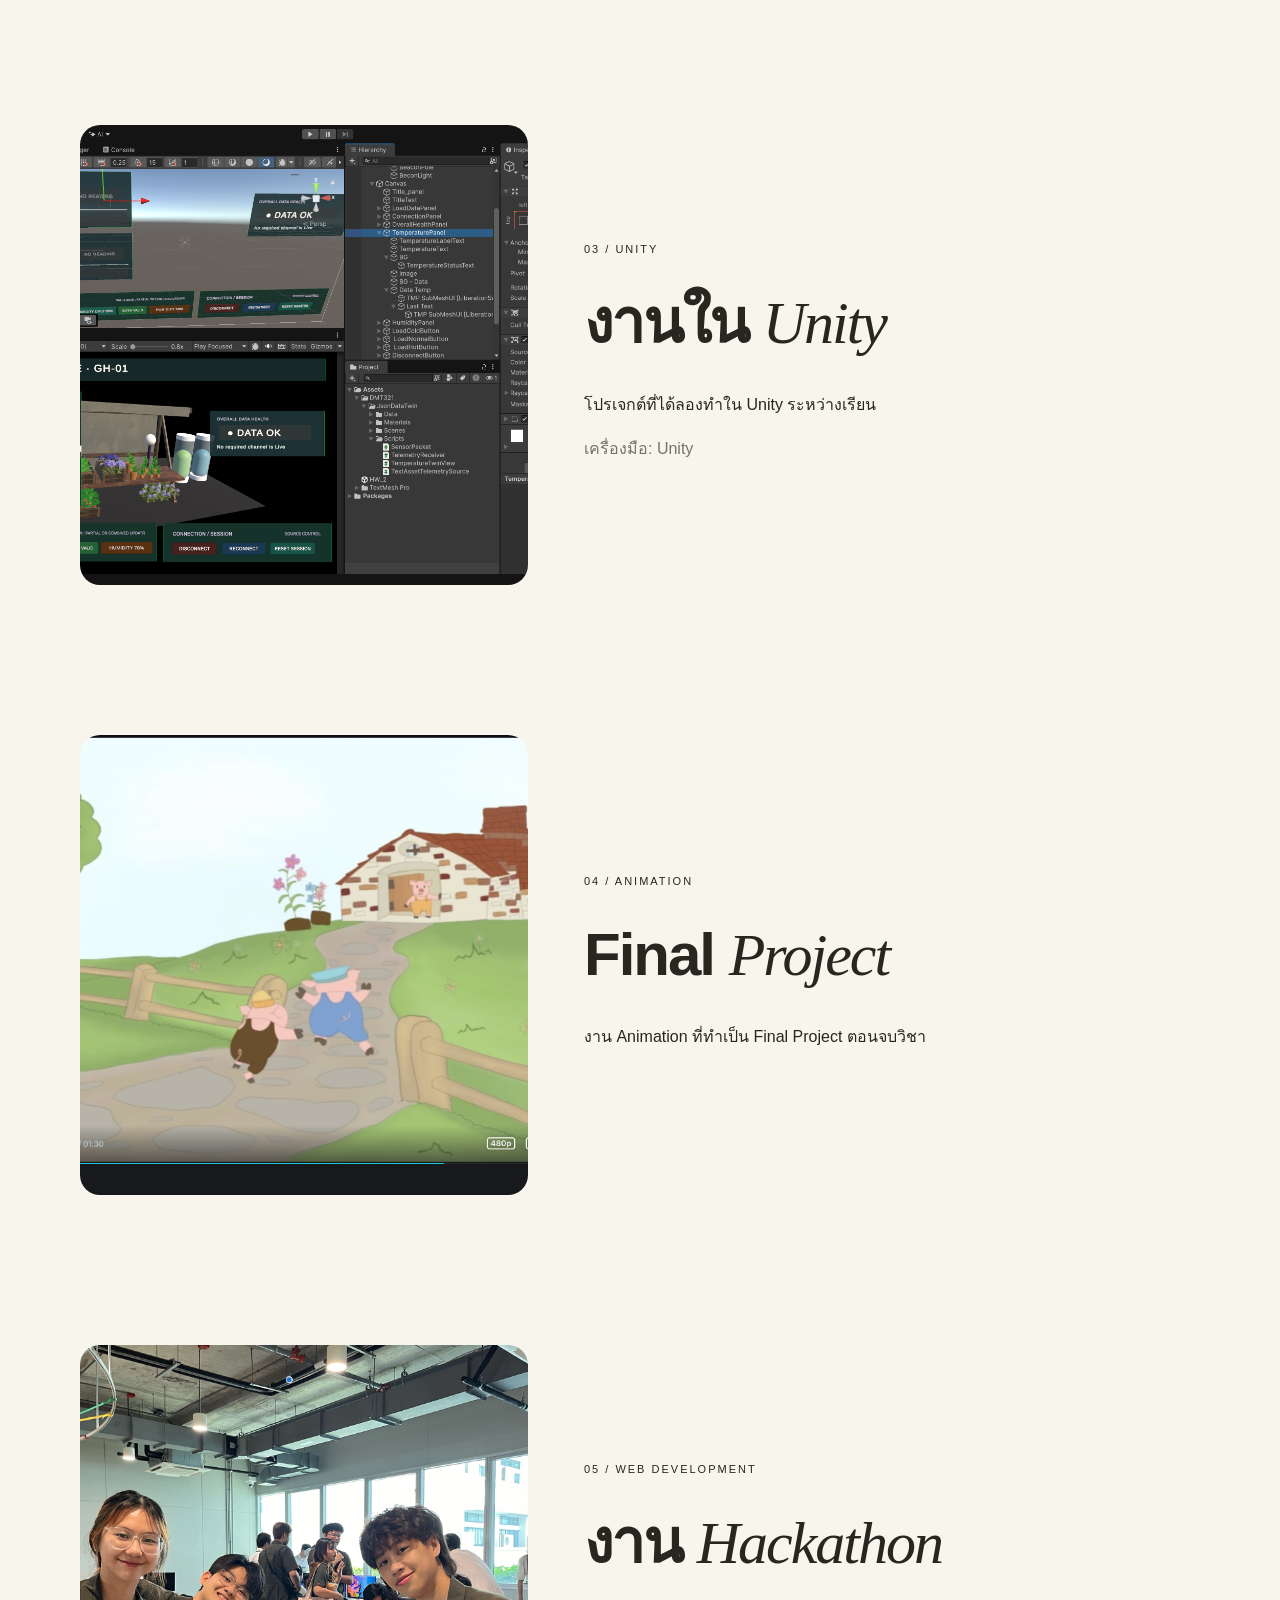
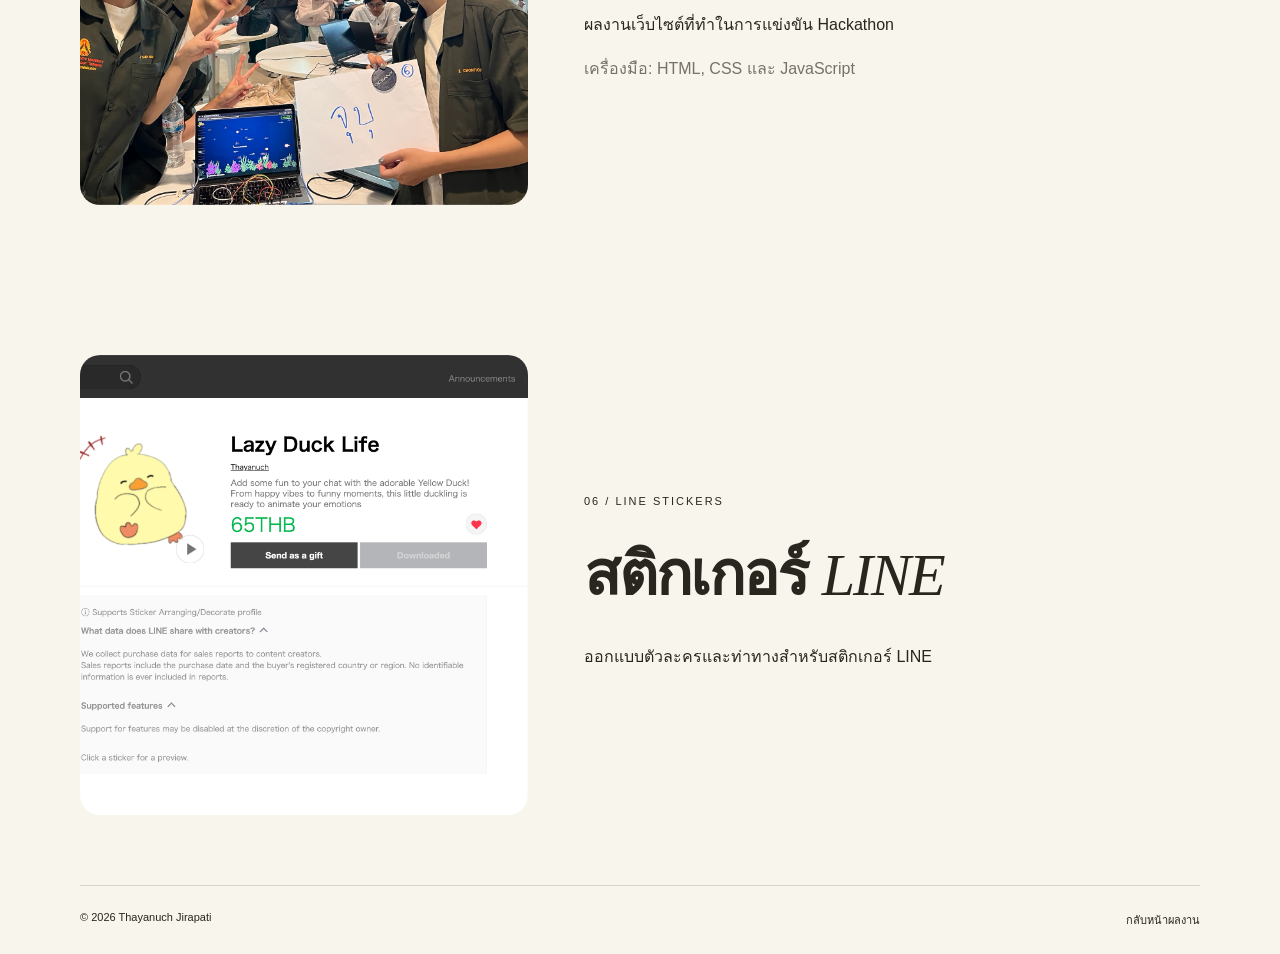
<file: project.html>
<!DOCTYPE html>
<html lang="th">

<head>
    <meta charset="utf-8">
    <meta name="viewport" content="width=device-width, initial-scale=1">
    <title>My Projects — Thayanuch Jirapati</title>
    <link rel="stylesheet" href="assets/style.css">
</head>

<body>
    <!-- ส่วนเมนูด้านบน -->
    <header class="nav">
        <a class="logo" href="index.html">portfolio.</a>

        <nav aria-label="Main navigation">
            <a href="index.html#work">กลับหน้าผลงาน</a>
            <a href="index.html#contact">Contact</a>
        </nav>
    </header>

    <main>
        <!-- ส่วนหัวข้อผลงาน -->
        <section class="wrap project">
            <p class="eyebrow">MY PROJECTS</p>
            <h2>รายละเอียด<em>ผลงาน</em></h2>
            <p>ผลงานที่ได้ลองทำระหว่างเรียน</p>
        </section>

        <!-- ส่วนผลงาน 3D -->
        <section class="wrap">
            <div class="simple-home">
                <div class="intro-picture">
                    <img src="assets/Final.jpg" alt="งานโมเดลสามมิติร้านคาเฟ่">
                </div>

                <div class="intro-text">
                    <p class="eyebrow">01 / 3D</p>
                    <h2>ร้าน<em>คาเฟ่</em></h2>
                    <p>งานโมเดลสามมิติร้านคาเฟ่ที่ได้ทำระหว่างเรียน</p>
                    <p class="muted">เครื่องมือ: Maya</p>
                </div>
            </div>
        </section>

        <!-- ส่วนผลงาน UX/UI -->
        <section class="wrap">
            <div class="simple-home">
                <div class="intro-picture">
                    <img src="assets/Tao.JPG" alt="งานออกแบบหน้าจอตู้เต่าบิน">
                </div>

                <div class="intro-text">
                    <p class="eyebrow">02 / UX/UI DESIGN</p>
                    <h2>ตู้<em>เต่าบิน</em></h2>
                    <p>ออกแบบหน้าจอและทดลองการใช้งานผ่าน Figma</p>
                    <p class="muted">เครื่องมือ: Figma</p>

                    <a class="button"
                        href="https://www.figma.com/proto/vJBM2h8BJTfx97b1Kbzgxs/taobin?node-id=6-3&amp;scaling=scale-down&amp;content-scaling=fixed&amp;page-id=0%3A1"
                        target="_blank" rel="noopener noreferrer">
                        ดูงานใน Figma
                    </a>
                </div>
            </div>
        </section>

        <!-- ส่วนผลงาน Unity -->
        <section class="wrap">
            <div class="simple-home">
                <div class="intro-picture">
                    <img src="assets/IMG 8.JPG.png" alt="ผลงาน Unity">
                </div>

                <div class="intro-text">
                    <p class="eyebrow">03 / UNITY</p>
                    <h2>งานใน <em>Unity</em></h2>
                    <p>โปรเจกต์ที่ได้ลองทำใน Unity ระหว่างเรียน</p>
                    <p class="muted">เครื่องมือ: Unity</p>
                </div>
            </div>
        </section>

        <!-- ส่วนผลงาน Animation -->
        <section class="wrap">
            <div class="simple-home">
                <div class="intro-picture">
                    <img src="assets/Pink.JPG" alt="ผลงาน Animation Final Project">
                </div>

                <div class="intro-text">
                    <p class="eyebrow">04 / ANIMATION</p>
                    <h2>Final <em>Project</em></h2>
                    <p>งาน Animation ที่ทำเป็น Final Project ตอนจบวิชา</p>
                </div>
            </div>
        </section>

        <!-- ส่วนผลงาน Hackathon -->
        <section class="wrap">
            <div class="simple-home">
                <div class="intro-picture">
                    <img src="assets/work.JPG" alt="ผลงานเว็บไซต์ในการแข่งขัน Hackathon">
                </div>

                <div class="intro-text">
                    <p class="eyebrow">05 / WEB DEVELOPMENT</p>
                    <h2>งาน <em>Hackathon</em></h2>
                    <p>ผลงานเว็บไซต์ที่ทำในการแข่งขัน Hackathon</p>
                    <p class="muted">เครื่องมือ: HTML, CSS และ JavaScript</p>
                </div>
            </div>
        </section>

        <!-- ส่วนผลงานสติกเกอร์ LINE -->
        <section class="wrap">
            <div class="simple-home">
                <div class="intro-picture">
                    <img src="assets/Line.JPG" alt="ผลงานสติกเกอร์ LINE">
                </div>

                <div class="intro-text">
                    <p class="eyebrow">06 / LINE STICKERS</p>
                    <h2>สติกเกอร์ <em>LINE</em></h2>
                    <p>ออกแบบตัวละครและท่าทางสำหรับสติกเกอร์ LINE</p>
                </div>
            </div>
        </section>
    </main>

    <!-- ส่วนท้ายเว็บ -->
    <footer class="wrap">
        <span>© 2026 Thayanuch Jirapati</span>
        <a href="index.html#work">กลับหน้าผลงาน</a>
    </footer>
</body>

</html>
</file>
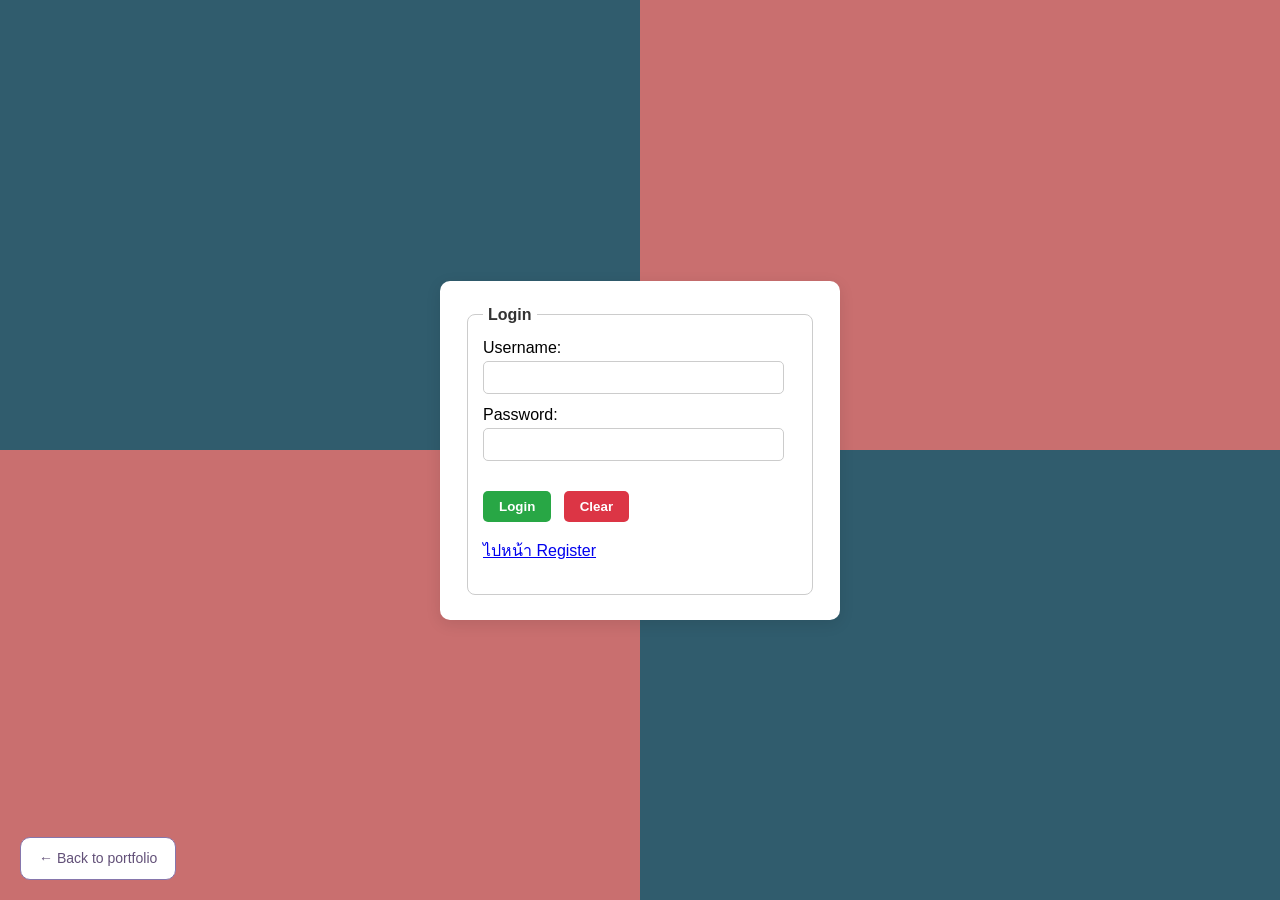
<file: assignments/register/login.html>
<!DOCTYPE html>
<html lang="th">
<head>
    <meta charset="UTF-8">
    <title>Login</title>
    <link rel="stylesheet" href="index.css">
    <script type="text/javascript" src="login.js"></script>
<meta name="viewport" content="width=device-width, initial-scale=1"><link rel="stylesheet" href="../assignment-fixes.css"></head>
<body><a class="portfolio-back" href="../../index.html#work">← Back to portfolio</a>
    <form name="myLogin" id="myLogin">
        <fieldset>
            <legend><strong>Login</strong></legend>
            
            Username: <br>
            <input type="text" name="username" id="username" required><br>

            Password: <br>
            <input type="password" name="password" id="password" required><br><br>

            <input type="submit" value="Login" id="loginBtn">
            <input type="reset" value="Clear" id="clearBtn">
        <p><a href="register.html">ไปหน้า Register</a></p></fieldset>
    </form>
</body>
</html>
</file>
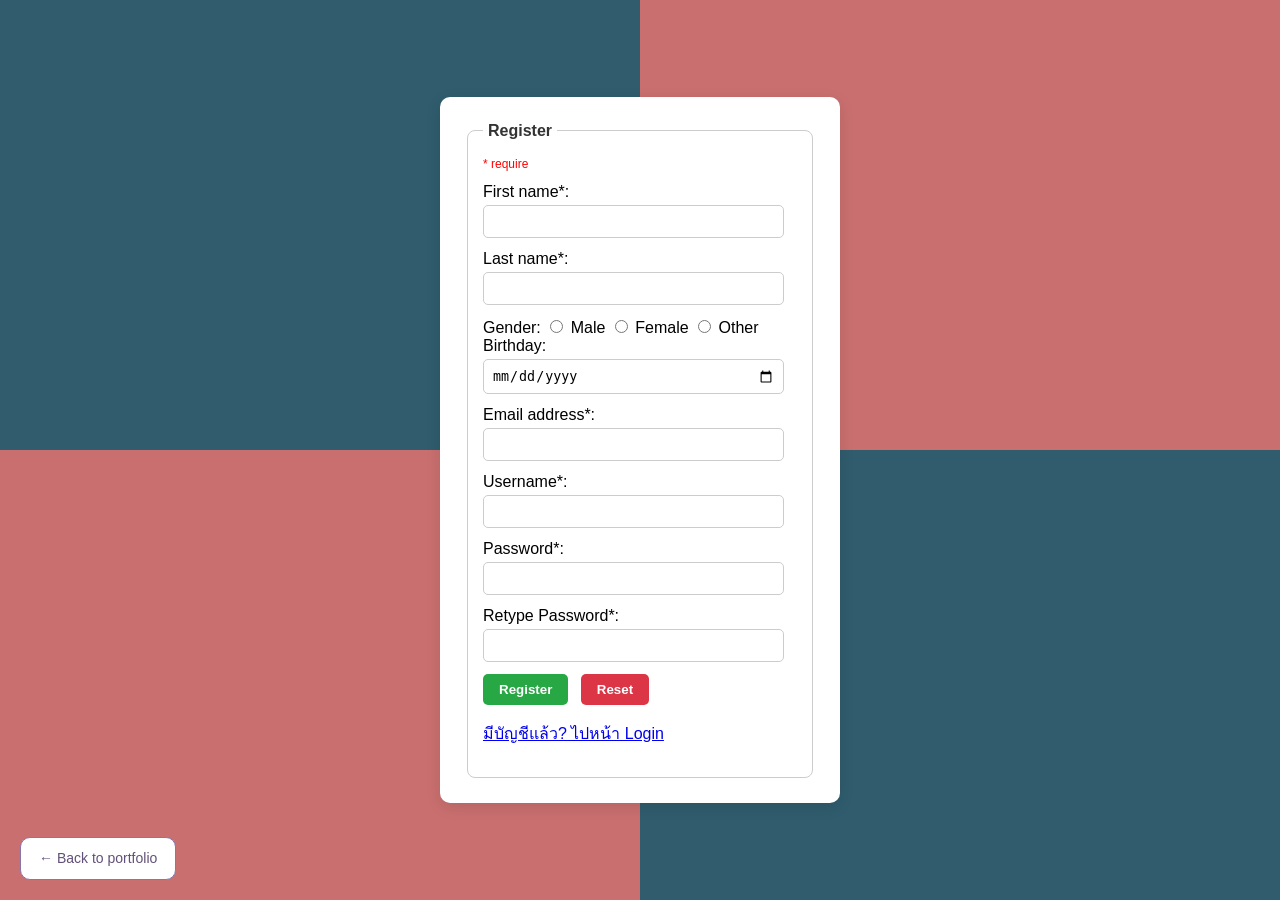
<file: assignments/register/register.html>
<!DOCTYPE html>
<html lang="th">
<head>
    <meta charset="UTF-8">
    <title>Register</title>
    <link rel="stylesheet" href="index.css">
    <script type="text/javascript" src="register.js"></script>
<meta name="viewport" content="width=device-width, initial-scale=1"><link rel="stylesheet" href="../assignment-fixes.css"></head>
<body><a class="portfolio-back" href="../../index.html#work">← Back to portfolio</a>
    <form name="myForm" id="myForm" action="login.html">
        <fieldset>
            <legend><strong>Register</strong></legend>
            <p class="require-note">* require</p>

            First name*: <br>
            <input type="text" name="firstname" id="firstname" required><br>

            Last name*: <br>
            <input type="text" name="lastname" id="lastname" required><br>

            Gender: 
            <input type="radio" name="gender" value="Male"> Male
            <input type="radio" name="gender" value="Female"> Female
            <input type="radio" name="gender" value="Other"> Other
            <br>

            Birthday: <br>
            <input type="date" name="birthday" id="birthday"><br>

            Email address*: <br>
            <input type="email" name="email" id="email" required><br>

            Username*: <br>
            <input type="text" name="username" id="username" required><br>

            Password*: <br>
            <input type="password" name="password" id="password" required><br>

            Retype Password*: <br>
            <input type="password" name="retypePassword" id="retypePassword" required><br>

            <input type="submit" value="Register" id="registerBtn">
            <input type="reset" value="Reset" id="resetBtn">
        <p><a href="login.html">มีบัญชีแล้ว? ไปหน้า Login</a></p></fieldset>
    </form>
</body>
</html>
</file>
<file: assets/style.css>
/* ตั้งค่าพื้นฐาน */
* {
    box-sizing: border-box;
}

html {
    scroll-behavior: smooth;
    scroll-padding-top: 85px;
}

body {
    margin: 0;
    background-color: #f8f5ed;
    color: #28261f;
    font-family: Arial, Tahoma, sans-serif;
}

a {
    color: inherit;
    text-decoration: none;
}

button {
    font-family: inherit;
}

p {
    font-size: 16px;
    line-height: 1.8;
}

em {
    font-family: Georgia, "Times New Roman", serif;
    font-weight: normal;
}

h1 {
    margin: 0;
    font-size: 64px;
    line-height: 1.1;
}

h2 {
    margin-top: 0;
    margin-bottom: 35px;
    font-size: 60px;
    line-height: 1.1;
    letter-spacing: -2px;
}

h3 {
    font-size: 23px;
}

.wrap {
    width: 88%;
    max-width: 1120px;
    margin-left: auto;
    margin-right: auto;
}

section.wrap {
    padding-top: 80px;
    padding-bottom: 70px;
}

.eyebrow {
    margin-bottom: 30px;
    font-size: 11px;
    letter-spacing: 2px;
}

.muted {
    color: #777267;
}

/* เมนูด้านบน */
.nav {
    display: flex;
    align-items: center;
    justify-content: space-between;
    padding: 22px 6%;
    border-bottom: 1px solid #d8d2c7;
    background-color: #f8f5ed;
    position: sticky;
    top: 0;
    z-index: 10;
}

.logo {
    font-size: 20px;
    font-weight: bold;
    letter-spacing: -1px;
}

nav {
    display: flex;
    gap: 30px;
    font-size: 13px;
}

nav a:hover {
    color: #8676ac;
    text-decoration: underline;
}

.menu-toggle {
    display: none;
}

/* หน้าแนะนำตัว */
.simple-home {
    display: flex;
    align-items: center;
    justify-content: space-between;
    gap: 50px;
}

.intro-text {
    width: 55%;
}

.intro-text h1 {
    font-size: 64px;
    letter-spacing: -2px;
}

.intro-text h1 em {
    color: #8676ac;
}

.intro-label {
    margin-bottom: 15px;
    font-size: 12px;
}

.intro-detail {
    margin-top: 25px;
    font-size: 18px;
}

.intro-tags {
    display: flex;
    flex-wrap: wrap;
    gap: 10px;
    margin-bottom: 30px;
}

.intro-tags span {
    padding: 7px 18px;
    border: 1px solid #b8b0a4;
    border-radius: 20px;
    background-color: #f0ece3;
    font-size: 12px;
    transition: transform 0.3s, box-shadow 0.3s,
        background-color 0.3s, border-color 0.3s;
}

.intro-tags span:hover {
    background-color: #ece6f2;
    border-color: #8676ac;
    transform: translateY(-5px) scale(1.05);
    box-shadow: 0 6px 12px rgba(0, 0, 0, 0.12);
}

.intro-picture {
    width: 40%;
}

.intro-picture img {
    display: block;
    width: 100%;
    height: 460px;
    object-fit: cover;
    border-radius: 20px;
    background-color: #e3dcee;
    transition: transform 0.3s, box-shadow 0.3s;
}

.intro-picture img:hover {
    transform: translateY(-5px) scale(1.03);
    box-shadow: 0 12px 25px rgba(0, 0, 0, 0.15);
}

/* ปุ่ม */
.button {
    display: inline-block;
    padding: 16px 22px;
    border: 1px solid #8676ac;
    border-radius: 30px;
    background-color: #ece6f2;
    font-size: 13px;
    transition: background-color 0.3s, transform 0.3s;
}

.button:hover {
    background-color: #8676ac;
    color: white;
    transform: translateY(-3px);
}

/* เกี่ยวกับเรา */
.about {
    display: grid;
    grid-template-columns: minmax(0, 1fr) minmax(0, 1fr);
    gap: 70px;
}

.about-photo {
    display: block;
    width: 100%;
    max-width: 300px;
    height: 320px;
    object-fit: cover;
    border-radius: 20px;
    transition: transform 0.3s, box-shadow 0.3s;
}

.about-photo:hover {
    transform: translateY(-5px) scale(1.03);
    box-shadow: 0 12px 25px rgba(0, 0, 0, 0.15);
}

/* ทักษะ */
#skills h2 em,
#work h2 em {
    color: #8676ac;
}

.skills {
    display: grid;
    grid-template-columns: 1fr 1fr 1fr;
    gap: 25px;
}

.skills article {
    padding: 25px;
    border: 1px solid #d8d2c7;
    border-radius: 16px;
    background-color: #f0ece3;
    transition: transform 0.3s, box-shadow 0.3s;
}

.skills article:hover {
    transform: translateY(-8px) scale(1.02);
    box-shadow: 0 12px 25px rgba(134, 118, 172, 0.2);
}

.skills article span {
    font-size: 12px;
    color: #777267;
}

.skills p {
    font-size: 14px;
    color: #777267;
}

/* หัวข้อผลงาน */
.section-top {
    display: flex;
    align-items: center;
    justify-content: space-between;
    gap: 20px;
}

.section-top a {
    font-size: 13px;
}

/* การ์ดโปรเจกต์เลื่อนซ้าย–ขวา */
.project-slide {
    display: flex;
    gap: 25px;
    overflow-x: auto;
    padding-top: 10px;
    padding-bottom: 20px;
    scroll-snap-type: x mandatory;
}

.project-card {
    position: relative;
    flex-shrink: 0;
    width: 46%;
    border: 1px solid #d8d2c7;
    border-radius: 18px;
    overflow: hidden;
    background-color: #f8f5ed;
    scroll-snap-align: start;
    transition: transform 0.3s;
}

.project-card:hover {
    transform: translateY(-5px);
}

.project-card img {
    display: block;
    width: 100%;
    height: 280px;
    object-fit: cover;
    background-color: #ece6f2;
}

.project-info {
    padding: 25px;
    padding-bottom: 50px;
}

.project-info h3 {
    margin-top: 0;
    margin-bottom: 12px;
}

.project-info p {
    margin: 0;
    font-size: 14px;
}

.click-note {
    position: absolute;
    right: 20px;
    bottom: 15px;
    margin: 0;
    font-size: 12px;
    color: #685783;
}

/* การ์ดเดิมสำหรับหน้า project.html */
.art {
    display: flex;
    align-items: center;
    position: relative;
    min-height: 380px;
    padding: 45px;
    border-radius: 20px;
    background-color: #e9e2f0;
}

.art span {
    font-size: 90px;
    font-weight: bold;
    line-height: 1;
    letter-spacing: -4px;
}

.art b {
    position: absolute;
    right: 35px;
    bottom: 25px;
    font-size: 70px;
    font-weight: normal;
}

.card-caption {
    display: flex;
    align-items: center;
    justify-content: space-between;
}

.card-caption span {
    font-size: 10px;
    letter-spacing: 1px;
}

/* งานในห้องเรียน */
.assignment-title {
    margin-top: 60px;
}

.assignments {
    display: grid;
    grid-template-columns: 1fr 1fr;
    gap: 20px;
}

.assignments a {
    position: relative;
    min-height: 200px;
    padding: 30px;
    border: 1px solid #d5cec3;
    border-radius: 16px;
    background-color: #f0ece3;
    transition: transform 0.3s, box-shadow 0.3s;
}

.assignments a:nth-child(1) {
    background-color: #eee5f4;
}

.assignments a:nth-child(2) {
    background-color: #f5e3df;
}

.assignments a:nth-child(3) {
    background-color: #e5ebdf;
}

.assignments a:nth-child(4) {
    background-color: #f3ebd5;
}

.assignments a:nth-child(5) {
    background-color: #e1eaf0;
}

.assignments a:hover {
    transform: translateY(-6px);
    box-shadow: 0 10px 20px rgba(40, 38, 31, 0.12);
}

.assignments span {
    display: inline-block;
    padding: 6px 10px;
    border-radius: 20px;
    background-color: rgba(255, 255, 255, 0.5);
    font-size: 10px;
    letter-spacing: 1px;
}

.assignments h3 {
    margin-bottom: 0;
    font-size: 33px;
}

.assignments b {
    position: absolute;
    right: 25px;
    bottom: 20px;
    font-size: 28px;
}

/* ติดต่อ */
.contact {
    margin-top: 50px;
    border-top: 1px solid #d8d2c7;
}

.contact h2 {
    margin-bottom: 25px;
    font-size: 36px;
    letter-spacing: -1px;
}

.contact em {
    color: #8676ac;
}

.contact .eyebrow {
    margin-top: 0;
    margin-bottom: 20px;
}

.contact-cards {
    display: grid;
    grid-template-columns: minmax(0, 1fr) minmax(0, 1fr) minmax(0, 1fr);
    gap: 15px;
}

.contact-item {
    display: flex;
    align-items: center;
    gap: 12px;
    padding: 20px 16px;
    border-radius: 12px;
    background-color: #ece6f2;
    min-width: 0;
    transition: transform 0.3s, box-shadow 0.3s;
}

.contact-item:hover {
    transform: translateY(-5px);
    box-shadow: 0 8px 18px rgba(134, 118, 172, 0.15);
}

.contact-icon {
    display: flex;
    align-items: center;
    justify-content: center;
    flex-shrink: 0;
    width: 40px;
    height: 40px;
    border-radius: 50%;
    background-color: #8676ac;
    color: white;
    font-size: 20px;
    font-weight: bold;
}

.contact-detail {
    min-width: 0;
}

.contact-detail h3 {
    margin: 0;
    font-size: 16px;
    line-height: 1.3;
}

.contact-detail p {
    margin: 6px 0 0;
    font-size: 12px;
    line-height: 1.5;
    color: #625a6b;
    overflow-wrap: anywhere;
}

.email {
    padding-bottom: 6px;
    border-bottom: 1px solid #28261f;
    font-size: 30px;
}

/* ส่วนท้าย */
footer {
    display: flex;
    justify-content: space-between;
    padding: 25px 0;
    border-top: 1px solid #d8d2c7;
    font-size: 11px;
}

/* หน้า project.html */
.project {
    padding-top: 70px;
}

.project h1 {
    letter-spacing: -2px;
}

.project .art {
    margin-top: 55px;
    margin-bottom: 55px;
}

.project .about {
    padding-top: 40px;
    padding-bottom: 80px;
}

/* หน้าจอมือถือ */
@media (max-width: 768px) {
    .nav {
        padding: 18px 6%;
    }

    .menu-toggle {
        display: block;
        padding: 7px 12px;
        border: 1px solid #d8d2c7;
        border-radius: 20px;
        background-color: transparent;
        font-size: 12px;
    }

    #menu {
        display: none;
        flex-direction: column;
        position: absolute;
        top: 100%;
        left: 0;
        width: 100%;
        padding: 25px 6%;
        border-bottom: 1px solid #d8d2c7;
        background-color: #f8f5ed;
        gap: 22px;
    }

    #menu.open {
        display: flex;
    }

    section.wrap {
        padding-top: 55px;
        padding-bottom: 35px;
    }

    .simple-home {
        flex-direction: column;
        gap: 35px;
    }

    .intro-text {
        width: 100%;
    }

    .intro-text h1 {
        font-size: 46px;
    }

    .intro-detail {
        font-size: 16px;
    }

    .intro-picture {
        width: 100%;
        max-width: 380px;
    }

    .intro-picture img {
        height: 400px;
    }

    h1 {
        font-size: 46px;
    }

    h2 {
        font-size: 40px;
    }

    .about,
    .skills,
    .assignments {
        grid-template-columns: 1fr;
        gap: 25px;
    }

    .section-top {
        flex-direction: column;
        align-items: flex-start;
        margin-bottom: 25px;
    }

    .section-top h2 {
        margin-bottom: 0;
    }

    .project-card {
        width: 85%;
    }

    .project-card img {
        height: 220px;
    }

    .art {
        min-height: 270px;
        padding: 25px;
    }

    .art span {
        font-size: 55px;
        letter-spacing: -2px;
    }

    .art b {
        right: 20px;
        bottom: 20px;
        font-size: 45px;
    }

    .card-caption {
        flex-direction: column;
        align-items: flex-start;
        padding-bottom: 20px;
    }

    .card-caption h3 {
        margin-bottom: 8px;
    }

    .contact-cards {
        grid-template-columns: 1fr;
    }

    .contact h2 {
        font-size: 30px;
    }

    .email {
        font-size: 20px;
        overflow-wrap: break-word;
    }

    .project .about {
        padding-top: 20px;
        padding-bottom: 50px;
    }
}

/* ลดการเคลื่อนไหวตามการตั้งค่าเครื่อง */
@media (prefers-reduced-motion: reduce) {
    html {
        scroll-behavior: auto;
    }

    .intro-tags span,
    .intro-picture img,
    .about-photo,
    .skills article,
    .assignments a,
    .project-card,
    .button,
    .contact-item {
        transition: none;
    }

    .intro-tags span:hover,
    .intro-picture img:hover,
    .about-photo:hover,
    .skills article:hover,
    .assignments a:hover,
    .project-card:hover,
    .button:hover,
    .contact-item:hover {
        transform: none;
    }
}
</file>
<file: assignments/blog/main.css>
* {
    box-sizing: border-box
}

body {
    max-width: 760px;
    margin: 35px auto;
    padding: 20px;
    background: #f8f5ed;
    color: #28261f;
    font-family: Arial, Tahoma, sans-serif
}

h1 {
    font-size: 42px
}

#topic,
#reply1,
#reply2 {
    min-height: 50px;
    padding: 15px;
    border-radius: 10px;
    background: #fff;
    white-space: pre-wrap;
    overflow-wrap: anywhere
}

textarea {
    width: 100%;
    min-height: 120px;
    margin-top: 12px;
    padding: 15px;
    border: 1px solid #ccc;
    border-radius: 10px;
    font: inherit
}

button {
    border: 0;
    border-radius: 20px;
    padding: 12px 25px;
    margin: 12px 8px 0 0;
    background: #8676ac;
    color: white;
    cursor: pointer
}

hr {
    border: 0;
    border-top: 1px solid #ded7cb;
    margin: 20px 0
}
</file>
<file: assignments/assignment-fixes.css>
/* ปุ่มกลับหน้าพอร์ต */
.portfolio-back {
    position: fixed;
    left: 20px;
    bottom: 20px;
    z-index: 100;

    display: inline-block;
    padding: 10px 18px;

    border: 1px solid #8676ac;
    border-radius: 10px;
    background-color: #ffffff;
    color: #625078;

    font-family: Arial, Tahoma, sans-serif;
    font-size: 14px;
    font-weight: normal;
    line-height: 1.5;
    text-decoration: none;
}

.portfolio-back:hover {
    background-color: #8676ac;
    color: #ffffff;
}
</file>
<file: assignments/cinnamon/Assignment_3.css>
.nav-bar {
    
    background-color: #E91E63;
    justify-content: space-between;
    padding-left: 20px;
    padding-right: 20px;
    padding-top: 10px;
    padding-bottom: 10px;
    border-radius: 44px;
    margin-top: 30px;
    border-bottom: 2px solid #c97b95;
}

.test {
    color: rgb(245, 240, 240);
    align-self: center;
}

.h1 {
    font-family: 'Caveat', cursive;
    font-size: 1.5rem;
    text-align: center;
    padding-left: 20px;
    padding-right: 20px
}

.logo {
    font-size: 2rem;
}

.h2 {
    text-align: left;
    padding-left: 20px;
    padding-right: 20px
}

.box-left {
    font-family: 'Caveat', cursive;
    background-color: #f7e8ed;
    width: 100%;
    font-size: 20px;
    padding-left: 30px;
    padding-right: 30px;
    border-radius: 22px;

}

.box-light {
    width: 100%;
}

#img {

    width: 100%;
    height: 100%;
    object-fit: cover;
    border-radius: 24px;
}

.box-big {
    display: flex;
    gap: 20px;
    padding-top: 25px;
    padding-left: 20px;
    padding-right: 20px;
}

.Bg-card {
    width: 100%;
    padding: 40px 10px;

    box-sizing: border-box;
    margin: 30px 0;

    /* พื้นหลังลายทางสีชมพูแนวตั้ง */
    background: repeating-linear-gradient(90deg,
            #fbaac9,
            /* สีชมพูเข้ม */
            #fbaac9 12px,
            /* ความกว้างแถบเข้ม */
            #fddce7 12px,
            /* สีชมพูอ่อน */
            #fddce7 24px
           
        );
}

.h3 {

    font-family: 'Caveat', cursive;
    font-size: 5rem;
    text-align: center;
    padding-left: 20px;
    padding-right: 20px
}

#ci {
    padding-top: 60px;
    margin: 15px;
    width: 290px;
    height: 350px;
    object-fit: cover;
    border: 3px solid;
    border: none;
    border-radius: 50%;
}

.box-left1 {
    font-family: 'Caveat', cursive;
    background-color: #f7e8ed;
    width: 100%;
    font-size: 20px;
    padding-right: 30px;
    border-radius: 22px;
    padding-left: 20px;
}
.original-inline-1{display: flex; justify-content: center;}
.original-inline-2{position: absolute; left:25%;}
</file>
<file: assignments/pizza/Assignment_4.css>
.grid-container {
	display: grid;
	grid-template-columns: 25% auto 20%;
	/* กำหนด 3 คอลัมน์เป็นเปอร์เซ็นต์ */
	gap: 15px;
	padding: 15px;
	max-width: 1200px;
	margin-left: auto;
margin-right: auto;

}

.grid-container > div {
    /* สไตล์ที่ทุกกล่องต้องมี */
    border-radius: 20px;
    padding: 15px;
}

div a {
	font-size: 15px;
	font-weight: 600;
	color: #2b6cb0;
	background-color: #ebf8ff;
	padding: 6px 16px;
	border-radius: 16px;
	display: inline-block;
	text-decoration: none;
	box-shadow: 0 2px 4px rgba(0, 0, 0, 0.04);
	transition: all 0.25s ease;
}

hr {
	height: 6px;
	color: #cbd5e0;
	background: linear-gradient(90deg, transparent, #3182ce, transparent);
	border: none;
	border-radius: 3px;
	max-width: 600px;
	margin: 30px auto;
}

.navigation {
	background: #fffbfb;
	padding: 2px;
	border-radius: 20px;
	border: 1px solid #c4b6b6;
	margin-bottom: 8px;
}

.friend-card {
	background-color: #ffffff;
    border: 2px solid #e2e8f0;
    border-radius: 14px;
    width: 140px;
    max-width: 100%; /* ป้องกันไม่ให้การ์ดกว้างเกินขนาดหน้าจอมือถือ */
    padding: 8px;
    box-sizing: border-box;
}

.test{
	width: 100%;
	height: 100%;
}

.flex-container {
	display: flex;
    flex-wrap: wrap;
    justify-content: center;
    gap: 10px;
}

.content {
	color: #718096;
	font-weight: 100;
}

.picture {
	padding-top: 10%;
	padding-right: 10%;
}

.menu-title {
	justify-self: center;
	font-size: 20px;
	font-weight: 700;
	color: #1f77b2;
}

.menu-title2 {
	background: #ebf8ff;
	border-radius: 10px;
	padding: 10px;
	text-align: center;
	gap: 12px;
}

.menu-title3 {
	background: #ebf8ff;
	border-radius: 10px;
	padding: 10px;
	text-align: center;
}

.grid-crad {
	background: #e1e8f3;
	backdrop-filter: blur(10px);
	box-shadow: rgba(0, 0, 0, 0.05) 0px 10px 30px;
	border-radius: 20px;
	padding: 18px;
	border: 1px solid #b0c7e7;
	transition: 0.3s cubic-bezier(0.25, 0.8, 0.25, 1);
}

#img {
	background-color: #ffffff;
	border-radius: 12px;
	padding: 8px;
	margin-bottom: 16px;
	box-shadow: 0 4px 10px rgba(0, 0, 0, 0.05);
	border: 1px solid #e2e8f0;
	transition: all 0.3s ease;
	padding-top: 10px;
	width: 100%;
	height: 100%;
	object-fit: cover;
	border-radius: 24px;
}

#pic1 {
	width: 200px;
	max-width: 70%;
	height: auto;
	border: 5px dotted #eecf75;
	background-color: #ffffff;
	padding: 8px;
	vertical-align: middle;
	box-shadow: 0 6px 16px rgba(49, 130, 206, 0.15);
	transition: all 0.3s cubic-bezier(0.25, 0.8, 0.25, 1);
}

#header {
	background: #e7f1fa;
	grid-column: 1 / span 3;
	background-color: #E91E63;
	border-radius: 44px;
	border-bottom: 2px solid #c97b95;
	text-align: center;
}


#menu {
	display: flex;
	flex-direction: column;
	text-align: center;
	grid-column: 1 / span 1;
	gap: 12px;

}

#main2 {
	font-size: 25px;
	font-weight: 700;
	color: #1f77b2;
	background: #e1e8f3;
	backdrop-filter: blur(10px);
	box-shadow: rgba(0, 0, 0, 0.05) 0px 10px 30px;
	border-radius: 20px;
	padding: 24px;
	border: 1px solid #b0c7e7;
	transition: 0.3s cubic-bezier(0.25, 0.8, 0.25, 1);
}

#right {
	font-size: 22px;
	font-weight: 700;
	color: #1f77b2;
	background: #e1e8f3;
	backdrop-filter: blur(10px);
	box-shadow: rgba(0, 0, 0, 0.05) 0px 10px 30px;
	border-radius: 20px;
	padding: 19px;
	border: 1px solid #b0c7e7;
	transition: 0.3s cubic-bezier(0.25, 0.8, 0.25, 1);

}

#footer {
	grid-column: 1 / span 3;
	text-align: center;

}

@media only screen and (max-width: 768px) {
    .grid-container {
        grid-template-columns: 1fr 1fr; /* ปรับเหลือ 2 คอลัมน์ */
    }

    #header {
        grid-column: 1 / span 2; 
    }

    #menu {
        grid-column: 1 / span 2; 
    }

    #main2 {
        grid-column: 1 / span 1; 
    }

    #right {
        grid-column: 2 / span 1; /* ข้อมูลเสริมอยู่ขวา */
    }

    #footer {
        grid-column: 1 / span 2; /* ส่วนท้ายยาวครอบ 2 คอลัมน์ */
    }
}

@media only screen and (max-width: 480px) {
    .grid-container {
        grid-template-columns: 100%; /* ปรับเหลือ 1 คอลัมน์เดี่ยว */
    }

    #header, #menu, #main2, #right, #footer {
        grid-column: 1 / span 1; /* ทุกส่วนเรียงต่อกันเป็นแถวเดียวลงมา */
    }
}
.original-inline-1{padding-bottom: 15px;}
.original-inline-2{padding-bottom: 15px;}
.original-inline-3{display: flex; justify-content: center;}
.original-inline-4{width:50% }
.original-inline-5{padding-bottom: 15px;}
.original-inline-6{padding-bottom: 15px;}
.original-inline-7{display: flex; justify-content: center;}
.original-inline-8{width:50% }
</file>
<file: assignments/square/game.css>
@import url('https://fonts.googleapis.com/css2?family=Kanit:wght@300;400;600&display=swap');

* {
    box-sizing: border-box;
    margin: 0;
    padding: 0;
}

body {
    font-family: 'Kanit', sans-serif;
    background: linear-gradient(
        135deg,
        #f0f4f8 0%,
        #d9e2ec 100%
    );

    min-height: 100vh;
    padding: 30px 15px;
    color: #334e68;

    display: flex;
    flex-direction: column;
    align-items: center;
}

fieldset {
    width: 100%;
    max-width: 540px;

    background: #ffffff;

    border: none;
    border-radius: 16px;

    box-shadow:
        0 10px 25px rgba(0, 0, 0, 0.08);

    padding: 20px 25px;

    display: flex;
    flex-wrap: wrap;
    align-items: center;
    justify-content: space-between;

    gap: 12px;
}

legend {
    font-weight: 600;
    font-size: 1.25rem;

    color: #102a43;

    padding: 0 12px;

    background: #e0f2fe;

    border-radius: 8px;

    margin-bottom: 5px;
}

input[type="text"] {
    width: 70px;

    padding: 8px 12px;

    border: 2px solid #cbd5e1;
    border-radius: 8px;

    font-size: 1rem;
    font-family: inherit;

    text-align: center;

    outline: none;

    transition: border-color 0.2s;
}

input[type="text"]:focus {
    border-color: #3b82f6;
}

select {
    padding: 8px 14px;

    border: 2px solid #cbd5e1;
    border-radius: 8px;

    font-size: 1rem;
    font-family: inherit;

    background-color: white;

    cursor: pointer;

    outline: none;
}

button#start {
    padding: 8px 20px;

    background: linear-gradient(
        135deg,
        #3b82f6 0%,
        #1d4ed8 100%
    );

    color: white;

    border: none;
    border-radius: 8px;

    font-size: 1rem;
    font-weight: 600;
    font-family: inherit;

    cursor: pointer;

    box-shadow:
        0 4px 10px rgba(59, 130, 246, 0.35);

    transition:
        transform 0.15s ease,
        box-shadow 0.15s ease;
}

button#start:hover {
    transform: translateY(-2px);

    box-shadow:
        0 6px 14px rgba(59, 130, 246, 0.45);
}

button#start:active {
    transform: translateY(0);
}

#timerClock {
    display: flex;
    align-items: center;

    gap: 8px;

    font-weight: 600;
    font-size: 1.05rem;

    color: #486581;

    margin-left: auto;
}

#clock {
    display: inline-flex;

    align-items: center;
    justify-content: center;

    min-width: 42px;
    height: 36px;

    background: #fef2f2;
    color: #dc2626;

    font-weight: 700;
    font-size: 1.15rem;

    border-radius: 8px;
    border: 1px solid #fecaca;

    padding: 0 8px;
}

#container {
    margin-top: 25px;

    display: flex;
    justify-content: center;

    width: 100%;
}

#layer {
    position: relative;

    width: 500px;
    height: 500px;

    background-color: #ffffff;

    border: 3px solid #334e68;
    border-radius: 12px;

    box-shadow:
        0 12px 30px rgba(0, 0, 0, 0.1);

    overflow: hidden;
}

.square {
    position: absolute;

    width: 25px;
    height: 25px;

    border:
        2px solid rgba(0, 0, 0, 0.4);

    border-radius: 5px;

    cursor: pointer;

    box-shadow:
        0 2px 5px rgba(0, 0, 0, 0.2);

    transition:
        transform 0.1s ease,
        filter 0.1s ease;
}

.square:hover {
    transform: scale(1.25);
    filter: brightness(1.15);

    z-index: 10;
}

.maroon {
    background-color: #991b1b;
}

.lightgreen {
    background-color: #22c55e;
}

.magenta {
    background-color: #d946ef;
}
</file>
<file: assignments/register/index.css>
body {
    font-family: Arial, sans-serif;
    background: repeating-conic-gradient(#c96f6f 0deg 25%, #305c6d 0deg 50%);
    display: flex;
    justify-content: center;
    align-items: center;
    min-height: 100vh;
    margin: 0;
}

form {
    background-color: #ffffff;
    padding: 25px;
    border-radius: 10px;
    box-shadow: 0 4px 15px rgba(0, 0, 0, 0.1);
    width: 350px;
}

fieldset {
    border: 1px solid #ccc;
    border-radius: 8px;
    padding: 15px;
}

legend {
    font-weight: bold;
    color: #333;
    padding: 0 5px;
}

.require-note {
    color: red;
    font-size: 12px;
    margin-top: 2px;
}

input[type="text"],
input[type="password"],
input[type="email"],
input[type="date"] {
    width: 90%;
    padding: 8px;
    margin-top: 4px;
    margin-bottom: 12px;
    border: 1px solid #ccc;
    border-radius: 5px;
}

input[type="submit"],
input[type="reset"] {
    padding: 8px 16px;
    margin-right: 8px;
    border: none;
    border-radius: 5px;
    cursor: pointer;
    font-weight: bold;
}

input[type="submit"] {
    background-color: #28a745;
    color: white;
}

input[type="reset"] {
    background-color: #dc3545;
    color: white;
}
</file>
